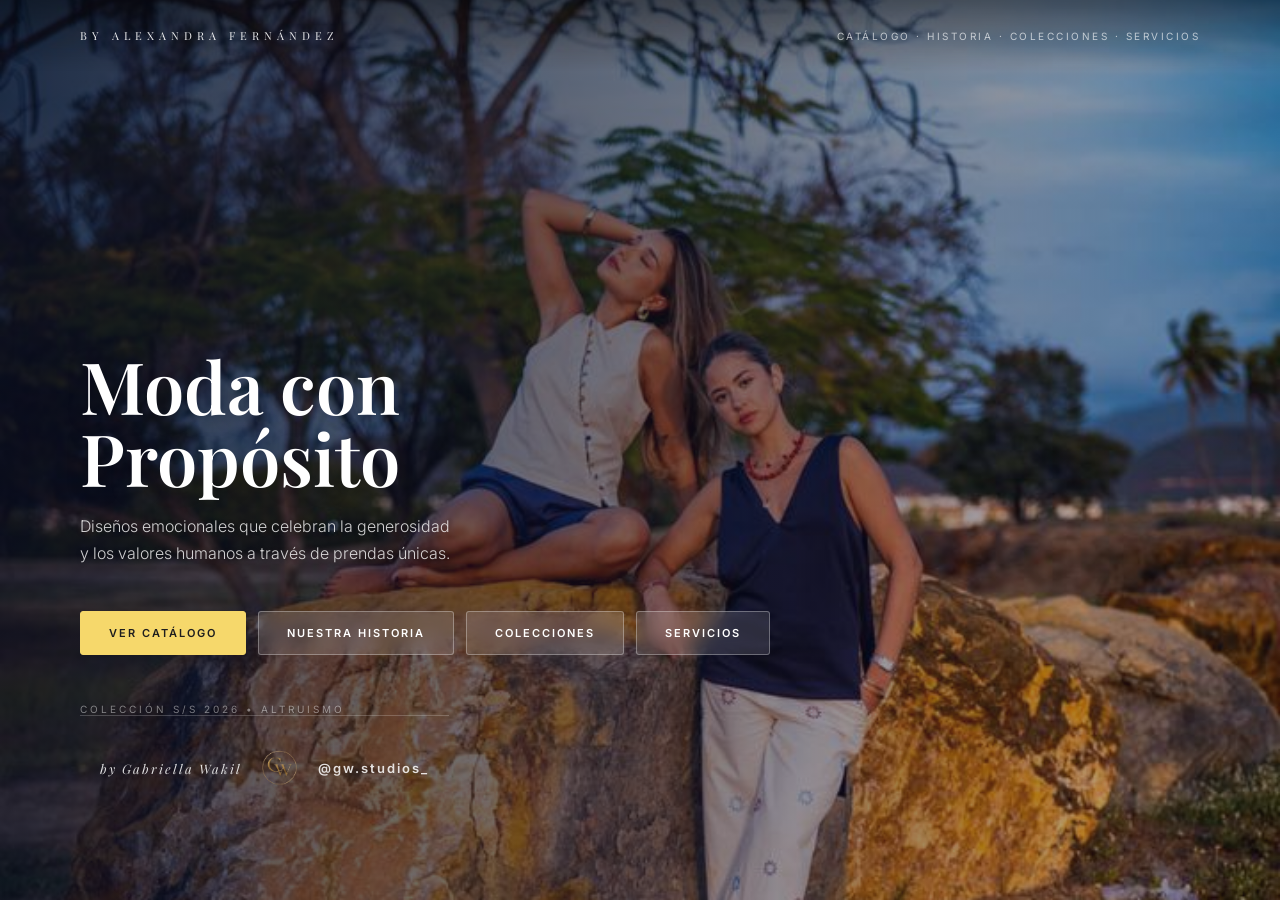
<file: index.html>
<!DOCTYPE html>
<html lang="es">
<head>
    <meta charset="UTF-8">
    <meta name="viewport" content="width=device-width, initial-scale=1.0">
    <title>By Alexandra Fernández - Home</title>
    
    <link rel="preconnect" href="https://fonts.googleapis.com">
    <link rel="preconnect" href="https://fonts.gstatic.com" crossorigin>
    <link href="https://fonts.googleapis.com/css2?family=Playfair+Display:wght@400;500;600;700&family=Inter:wght@300;400;500;600;700&display=swap" rel="stylesheet">

     <link rel="stylesheet" href="css/desktop.css">
    <link rel="stylesheet" href="css/home.css">
</head>
<body>

<div id="mobile-wrapper">
    <div id="mobile-content">
        
        <!-- HOME / BIENVENIDA -->
        <section class="home-section">
            
            <!-- Imagen de fondo -->
            <div class="home-background">
                <img src="images/home-background.jpeg" alt="By Alexandra Fernández" class="background-image">
                <div class="background-overlay"></div>
            </div>

            <!-- Contenido sobre la imagen -->
            <div class="home-content">
                <!-- Logo de la marca -->
                <div class="home-logo">
                    By Alexandra Fernández
                </div>

                <!-- Título principal -->
                <h1 class="home-title">Moda con Propósito</h1>
                
                <!-- Subtítulo / Descripción -->
                <p class="home-subtitle">
                    Diseños emocionales que celebran la generosidad y los valores humanos a través de prendas únicas.
                </p>

                <!-- Menú de navegación -->
                <nav class="home-menu">
                    <a href="catalogo.html" class="menu-btn primary">
                        Ver Catálogo
                    </a>
                    <a href="historia.html" class="menu-btn">
                        Nuestra Historia
                    </a>
                    <a href="colecciones.html" class="menu-btn">
                        Colecciones
                    </a>
                    <a href="servicios.html" class="menu-btn">
    Servicios
</a>
                </nav>

                <!-- Footer opcional -->
                <div class="home-footer">
                    <p class="season-badge">Colección S/S 2026 • ALTRUISMO</p>
                </div>

                            <!-- FOOTER CRÉDITOS -->
<footer class="footer-creditos">
    <p class="footer-by">by Gabriella Wakil</p>
    <img src="images/gw.png" alt="GW Studios" class="footer-logo">
    <p class="footer-handle">@gw.studios_</p>
</footer>
                
            </div>



        </section>

    </div>
</div>

</body>
</html>
</file>
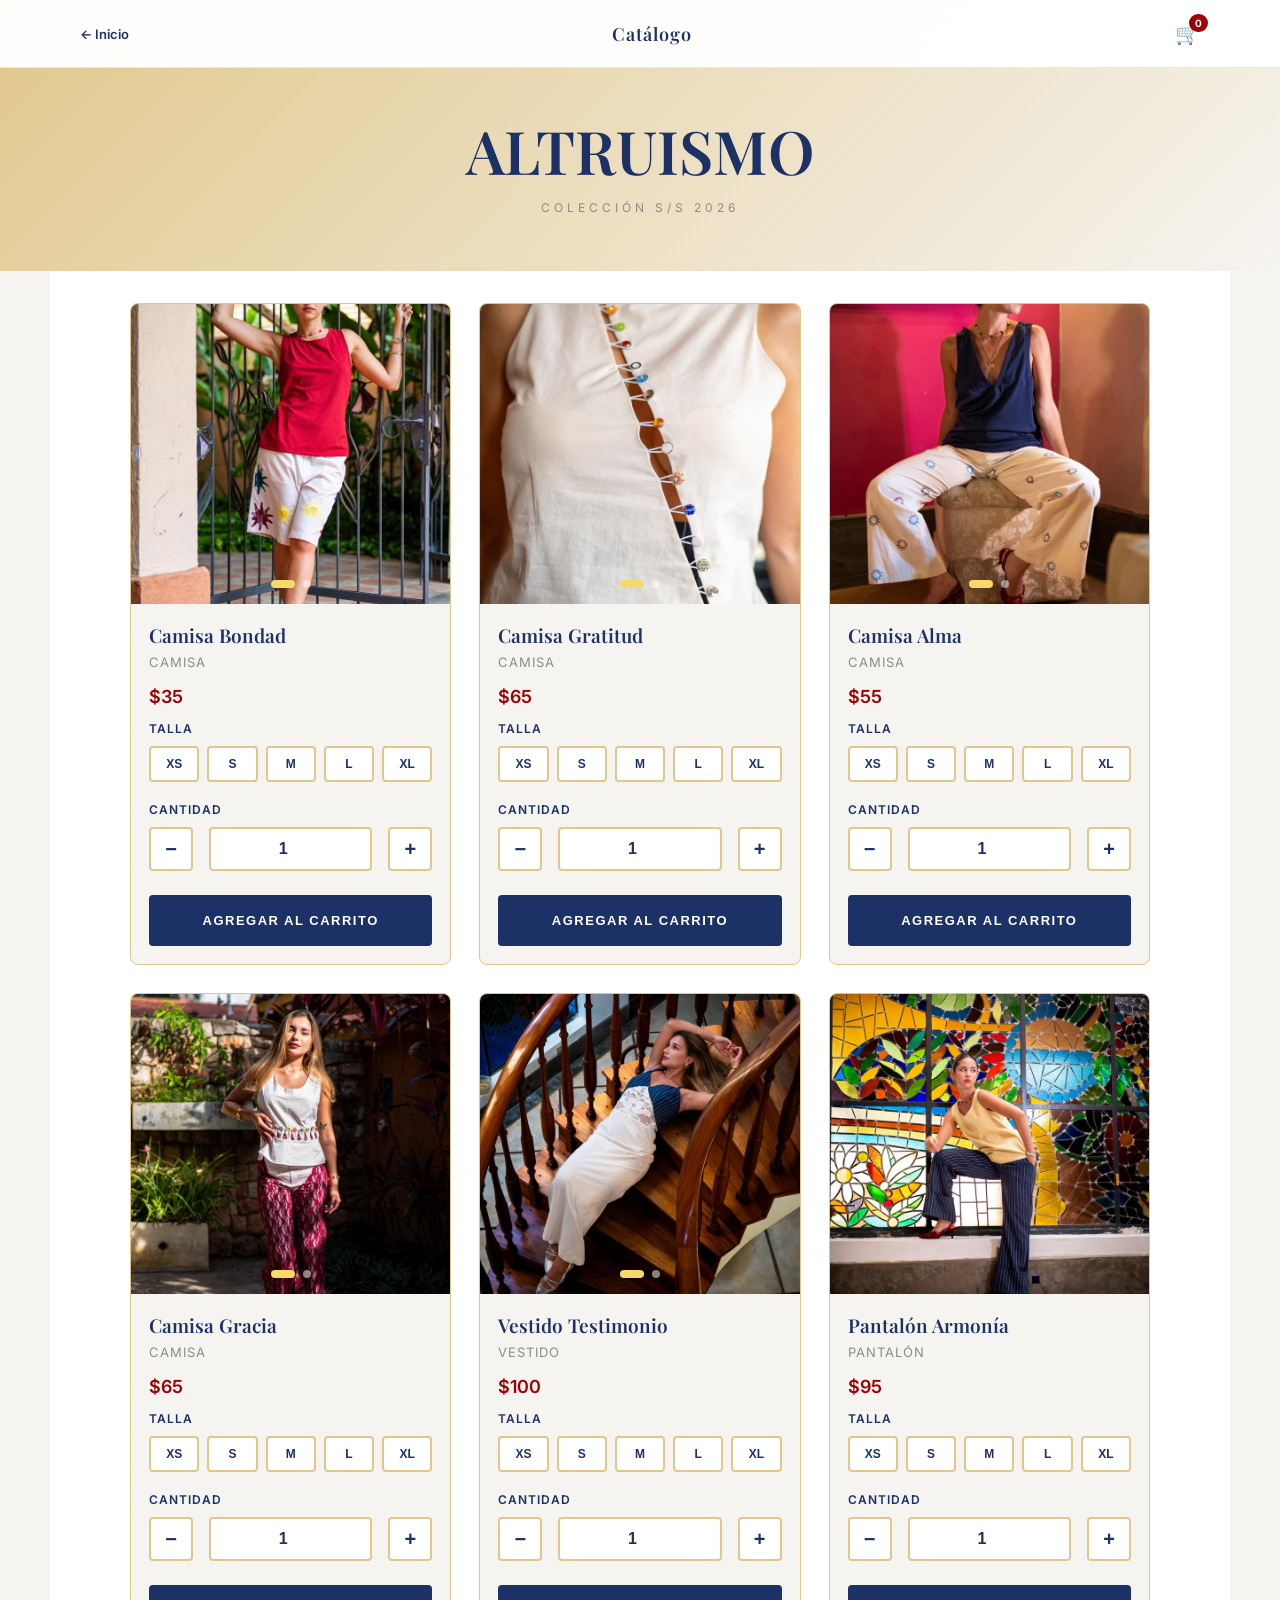
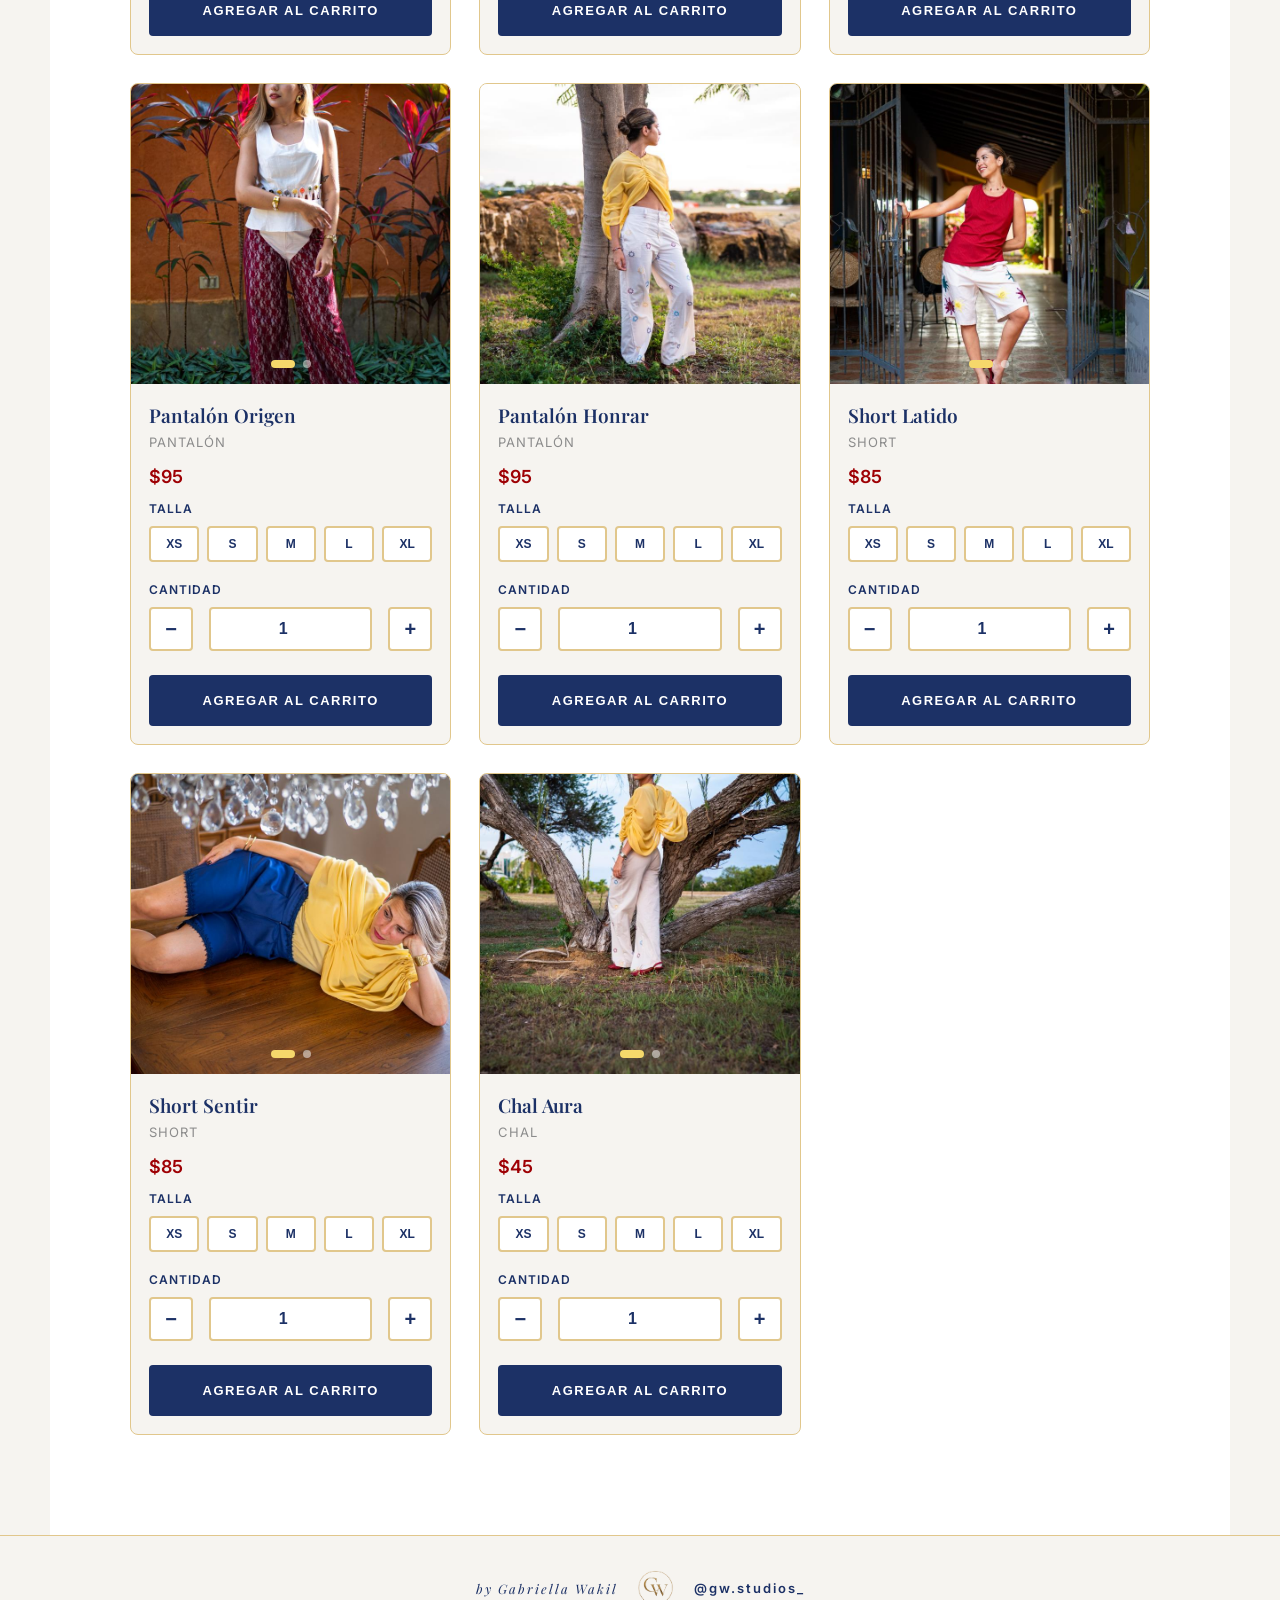
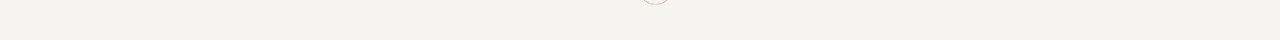
<file: catalogo.html>
<!DOCTYPE html>
<html lang="es">
<head>
    <meta charset="UTF-8">
    <meta name="viewport" content="width=device-width, initial-scale=1.0">
    <title>Catálogo - By Alexandra Fernández</title>
    
    <link rel="preconnect" href="https://fonts.googleapis.com">
    <link rel="preconnect" href="https://fonts.gstatic.com" crossorigin>
    <link href="https://fonts.googleapis.com/css2?family=Playfair+Display:wght@400;500;600;700&family=Inter:wght@300;400;500;600;700&display=swap" rel="stylesheet">
    
    <link rel="stylesheet" href="css/catalogo.css">
    <link rel="stylesheet" href="css/desktop.css">
</head>
<body>

<div id="mobile-wrapper">
    <div id="mobile-content">
        
        <!-- NAVEGACIÓN SUPERIOR -->
        <div class="nav-header">
            <a href="index.html" class="nav-back">← Inicio</a>
            <h2 class="nav-title">Catálogo</h2>
            <div class="nav-action" onclick="openCart()">
                🛒 <span class="cart-badge" id="cartBadge">0</span>
            </div>
        </div>

        <!-- HERO DEL CATÁLOGO -->
        <div class="catalog-hero">
            <h1 class="catalog-title">ALTRUISMO</h1>
            <p class="catalog-subtitle">Colección S/S 2026</p>
        </div>

        <!-- GRID DE PRODUCTOS -->
        <div class="products-grid" id="productsContainer">
            
            <!-- PRODUCTO 1: Camisa Bondad -->
            <article class="product-card" data-product="camisa-bondad" data-name="Camisa Bondad" data-price="35">
                <div class="product-images-gallery">
                    <div class="gallery-track">
                        <img src="images/camisa-bondad-1.jpeg" alt="Camisa Bondad - Vista 1" class="product-image">
                        <img src="images/camisa-bondad-2.jpeg" alt="Camisa Bondad - Vista 2" class="product-image">
                    </div>
                    <div class="gallery-dots">
                        <span class="dot active"></span>
                        <span class="dot"></span>
                    </div>
                </div>
                <div class="product-info">
                    <h3 class="product-name">Camisa Bondad</h3>
                    <p class="product-type">Camisa</p>
                    <p class="product-price">$35</p>
                    
                    <label class="option-label">Talla</label>
                    <div class="size-buttons">
                        <button class="size-btn" data-size="XS">XS</button>
                        <button class="size-btn" data-size="S">S</button>
                        <button class="size-btn" data-size="M">M</button>
                        <button class="size-btn" data-size="L">L</button>
                        <button class="size-btn" data-size="XL">XL</button>
                    </div>
                    
                    <label class="option-label">Cantidad</label>
                    <div class="quantity-controls">
                        <button class="qty-btn qty-minus">−</button>
                        <input type="number" class="qty-input" value="1" min="1" max="10" readonly>
                        <button class="qty-btn qty-plus">+</button>
                    </div>
                    
                    <button class="btn-add-cart">Agregar al Carrito</button>
                </div>
            </article>

            <!-- PRODUCTO 2: Camisa Gratitud -->
            <article class="product-card" data-product="camisa-gratitud" data-name="Camisa Gratitud" data-price="65">
                <div class="product-images-gallery">
                    <div class="gallery-track">
                        <img src="images/camisa-gratitud-1.jpeg" alt="Camisa Gratitud - Vista 1" class="product-image">
                        <img src="images/camisa-gratitud-2.jpeg" alt="Camisa Gratitud - Vista 2" class="product-image">
                    </div>
                    <div class="gallery-dots">
                        <span class="dot active"></span>
                        <span class="dot"></span>
                    </div>
                </div>
                <div class="product-info">
                    <h3 class="product-name">Camisa Gratitud</h3>
                    <p class="product-type">Camisa</p>
                    <p class="product-price">$65</p>
                    
                    <label class="option-label">Talla</label>
                    <div class="size-buttons">
                        <button class="size-btn" data-size="XS">XS</button>
                        <button class="size-btn" data-size="S">S</button>
                        <button class="size-btn" data-size="M">M</button>
                        <button class="size-btn" data-size="L">L</button>
                        <button class="size-btn" data-size="XL">XL</button>
                    </div>
                    
                    <label class="option-label">Cantidad</label>
                    <div class="quantity-controls">
                        <button class="qty-btn qty-minus">−</button>
                        <input type="number" class="qty-input" value="1" min="1" max="10" readonly>
                        <button class="qty-btn qty-plus">+</button>
                    </div>
                    
                    <button class="btn-add-cart">Agregar al Carrito</button>
                </div>
            </article>

            <!-- PRODUCTO 3: Camisa Alma -->
            <article class="product-card" data-product="camisa-alma" data-name="Camisa Alma" data-price="55">
                <div class="product-images-gallery">
                    <div class="gallery-track">
                        <img src="images/camisa-alma-1.jpeg" alt="Camisa Alma - Vista 1" class="product-image">
                        <img src="images/camisa-alma-2.jpeg" alt="Camisa Alma - Vista 2" class="product-image">
                    </div>
                    <div class="gallery-dots">
                        <span class="dot active"></span>
                        <span class="dot"></span>
                    </div>
                </div>
                <div class="product-info">
                    <h3 class="product-name">Camisa Alma</h3>
                    <p class="product-type">Camisa</p>
                    <p class="product-price">$55</p>
                    
                    <label class="option-label">Talla</label>
                    <div class="size-buttons">
                        <button class="size-btn" data-size="XS">XS</button>
                        <button class="size-btn" data-size="S">S</button>
                        <button class="size-btn" data-size="M">M</button>
                        <button class="size-btn" data-size="L">L</button>
                        <button class="size-btn" data-size="XL">XL</button>
                    </div>
                    
                    <label class="option-label">Cantidad</label>
                    <div class="quantity-controls">
                        <button class="qty-btn qty-minus">−</button>
                        <input type="number" class="qty-input" value="1" min="1" max="10" readonly>
                        <button class="qty-btn qty-plus">+</button>
                    </div>
                    
                    <button class="btn-add-cart">Agregar al Carrito</button>
                </div>
            </article>

            <!-- PRODUCTO 4: Camisa Gracia -->
            <article class="product-card" data-product="camisa-gracia" data-name="Camisa Gracia" data-price="65">
                <div class="product-images-gallery">
                    <div class="gallery-track">
                        <img src="images/camisa-gracia-1.jpeg" alt="Camisa Gracia - Vista 1" class="product-image">
                        <img src="images/camisa-gracia-2.jpeg" alt="Camisa Gracia - Vista 2" class="product-image">
                    </div>
                    <div class="gallery-dots">
                        <span class="dot active"></span>
                        <span class="dot"></span>
                    </div>
                </div>
                <div class="product-info">
                    <h3 class="product-name">Camisa Gracia</h3>
                    <p class="product-type">Camisa</p>
                    <p class="product-price">$65</p>
                    
                    <label class="option-label">Talla</label>
                    <div class="size-buttons">
                        <button class="size-btn" data-size="XS">XS</button>
                        <button class="size-btn" data-size="S">S</button>
                        <button class="size-btn" data-size="M">M</button>
                        <button class="size-btn" data-size="L">L</button>
                        <button class="size-btn" data-size="XL">XL</button>
                    </div>
                    
                    <label class="option-label">Cantidad</label>
                    <div class="quantity-controls">
                        <button class="qty-btn qty-minus">−</button>
                        <input type="number" class="qty-input" value="1" min="1" max="10" readonly>
                        <button class="qty-btn qty-plus">+</button>
                    </div>
                    
                    <button class="btn-add-cart">Agregar al Carrito</button>
                </div>
            </article>

            <!-- PRODUCTO 5: Vestido Testimonio -->
            <article class="product-card" data-product="vestido-testimonio" data-name="Vestido Testimonio" data-price="100">
                <div class="product-images-gallery">
                    <div class="gallery-track">
                        <img src="images/vestido-testimonio-1.jpeg" alt="Vestido Testimonio - Vista 1" class="product-image">
                        <img src="images/vestido-testimonio-2.jpeg" alt="Vestido Testimonio - Vista 2" class="product-image">
                    </div>
                    <div class="gallery-dots">
                        <span class="dot active"></span>
                        <span class="dot"></span>
                    </div>
                </div>
                <div class="product-info">
                    <h3 class="product-name">Vestido Testimonio</h3>
                    <p class="product-type">Vestido</p>
                    <p class="product-price">$100</p>
                    
                    <label class="option-label">Talla</label>
                    <div class="size-buttons">
                        <button class="size-btn" data-size="XS">XS</button>
                        <button class="size-btn" data-size="S">S</button>
                        <button class="size-btn" data-size="M">M</button>
                        <button class="size-btn" data-size="L">L</button>
                        <button class="size-btn" data-size="XL">XL</button>
                    </div>
                    
                    <label class="option-label">Cantidad</label>
                    <div class="quantity-controls">
                        <button class="qty-btn qty-minus">−</button>
                        <input type="number" class="qty-input" value="1" min="1" max="10" readonly>
                        <button class="qty-btn qty-plus">+</button>
                    </div>
                    
                    <button class="btn-add-cart">Agregar al Carrito</button>
                </div>
            </article>

            <!-- PRODUCTO 6: Pantalón Armonía -->
            <article class="product-card" data-product="pantalon-armonia" data-name="Pantalón Armonía" data-price="95">
                <div class="product-images-gallery single-image">
                    <div class="gallery-track">
                        <img src="images/pantalon-armonia-1.jpeg" alt="Pantalón Armonía" class="product-image">
                    </div>
                </div>
                <div class="product-info">
                    <h3 class="product-name">Pantalón Armonía</h3>
                    <p class="product-type">Pantalón</p>
                    <p class="product-price">$95</p>
                    
                    <label class="option-label">Talla</label>
                    <div class="size-buttons">
                        <button class="size-btn" data-size="XS">XS</button>
                        <button class="size-btn" data-size="S">S</button>
                        <button class="size-btn" data-size="M">M</button>
                        <button class="size-btn" data-size="L">L</button>
                        <button class="size-btn" data-size="XL">XL</button>
                    </div>
                    
                    <label class="option-label">Cantidad</label>
                    <div class="quantity-controls">
                        <button class="qty-btn qty-minus">−</button>
                        <input type="number" class="qty-input" value="1" min="1" max="10" readonly>
                        <button class="qty-btn qty-plus">+</button>
                    </div>
                    
                    <button class="btn-add-cart">Agregar al Carrito</button>
                </div>
            </article>

            <!-- PRODUCTO 7: Pantalón Origen -->
            <article class="product-card" data-product="pantalon-origen" data-name="Pantalón Origen" data-price="95">
                <div class="product-images-gallery">
                    <div class="gallery-track">
                        <img src="images/pantalon-origen-1.jpeg" alt="Pantalón Origen - Vista 1" class="product-image">
                        <img src="images/pantalon-origen-2.jpeg" alt="Pantalón Origen - Vista 2" class="product-image">
                    </div>
                    <div class="gallery-dots">
                        <span class="dot active"></span>
                        <span class="dot"></span>
                    </div>
                </div>
                <div class="product-info">
                    <h3 class="product-name">Pantalón Origen</h3>
                    <p class="product-type">Pantalón</p>
                    <p class="product-price">$95</p>
                    
                    <label class="option-label">Talla</label>
                    <div class="size-buttons">
                        <button class="size-btn" data-size="XS">XS</button>
                        <button class="size-btn" data-size="S">S</button>
                        <button class="size-btn" data-size="M">M</button>
                        <button class="size-btn" data-size="L">L</button>
                        <button class="size-btn" data-size="XL">XL</button>
                    </div>
                    
                    <label class="option-label">Cantidad</label>
                    <div class="quantity-controls">
                        <button class="qty-btn qty-minus">−</button>
                        <input type="number" class="qty-input" value="1" min="1" max="10" readonly>
                        <button class="qty-btn qty-plus">+</button>
                    </div>
                    
                    <button class="btn-add-cart">Agregar al Carrito</button>
                </div>
            </article>

            <!-- PRODUCTO 8: Pantalón Honrar -->
            <article class="product-card" data-product="pantalon-honrar" data-name="Pantalón Honrar" data-price="95">
                <div class="product-images-gallery single-image">
                    <div class="gallery-track">
                        <img src="images/pantalon-honrar-1.jpeg" alt="Pantalón Honrar" class="product-image">
                    </div>
                </div>
                <div class="product-info">
                    <h3 class="product-name">Pantalón Honrar</h3>
                    <p class="product-type">Pantalón</p>
                    <p class="product-price">$95</p>
                    
                    <label class="option-label">Talla</label>
                    <div class="size-buttons">
                        <button class="size-btn" data-size="XS">XS</button>
                        <button class="size-btn" data-size="S">S</button>
                        <button class="size-btn" data-size="M">M</button>
                        <button class="size-btn" data-size="L">L</button>
                        <button class="size-btn" data-size="XL">XL</button>
                    </div>
                    
                    <label class="option-label">Cantidad</label>
                    <div class="quantity-controls">
                        <button class="qty-btn qty-minus">−</button>
                        <input type="number" class="qty-input" value="1" min="1" max="10" readonly>
                        <button class="qty-btn qty-plus">+</button>
                    </div>
                    
                    <button class="btn-add-cart">Agregar al Carrito</button>
                </div>
            </article>

            <!-- PRODUCTO 9: Short Latido -->
            <article class="product-card" data-product="short-latido" data-name="Short Latido" data-price="85">
                <div class="product-images-gallery">
                    <div class="gallery-track">
                        <img src="images/short-latido-1.jpeg" alt="Short Latido - Vista 1" class="product-image">
                        <img src="images/short-latido-2.jpeg" alt="Short Latido - Vista 2" class="product-image">
                    </div>
                    <div class="gallery-dots">
                        <span class="dot active"></span>
                        <span class="dot"></span>
                    </div>
                </div>
                <div class="product-info">
                    <h3 class="product-name">Short Latido</h3>
                    <p class="product-type">Short</p>
                    <p class="product-price">$85</p>
                    
                    <label class="option-label">Talla</label>
                    <div class="size-buttons">
                        <button class="size-btn" data-size="XS">XS</button>
                        <button class="size-btn" data-size="S">S</button>
                        <button class="size-btn" data-size="M">M</button>
                        <button class="size-btn" data-size="L">L</button>
                        <button class="size-btn" data-size="XL">XL</button>
                    </div>
                    
                    <label class="option-label">Cantidad</label>
                    <div class="quantity-controls">
                        <button class="qty-btn qty-minus">−</button>
                        <input type="number" class="qty-input" value="1" min="1" max="10" readonly>
                        <button class="qty-btn qty-plus">+</button>
                    </div>
                    
                    <button class="btn-add-cart">Agregar al Carrito</button>
                </div>
            </article>

            <!-- PRODUCTO 10: Short Sentir -->
            <article class="product-card" data-product="short-sentir" data-name="Short Sentir" data-price="85">
                <div class="product-images-gallery">
                    <div class="gallery-track">
                        <img src="images/short-sentir-1.jpeg" alt="Short Sentir - Vista 1" class="product-image">
                        <img src="images/short-sentir-2.jpeg" alt="Short Sentir - Vista 2" class="product-image">
                    </div>
                    <div class="gallery-dots">
                        <span class="dot active"></span>
                        <span class="dot"></span>
                    </div>
                </div>
                <div class="product-info">
                    <h3 class="product-name">Short Sentir</h3>
                    <p class="product-type">Short</p>
                    <p class="product-price">$85</p>
                    
                    <label class="option-label">Talla</label>
                    <div class="size-buttons">
                        <button class="size-btn" data-size="XS">XS</button>
                        <button class="size-btn" data-size="S">S</button>
                        <button class="size-btn" data-size="M">M</button>
                        <button class="size-btn" data-size="L">L</button>
                        <button class="size-btn" data-size="XL">XL</button>
                    </div>
                    
                    <label class="option-label">Cantidad</label>
                    <div class="quantity-controls">
                        <button class="qty-btn qty-minus">−</button>
                        <input type="number" class="qty-input" value="1" min="1" max="10" readonly>
                        <button class="qty-btn qty-plus">+</button>
                    </div>
                    
                    <button class="btn-add-cart">Agregar al Carrito</button>
                </div>
            </article>

            <!-- PRODUCTO 11: Chal Aura -->
            <article class="product-card" data-product="chal-aura" data-name="Chal Aura" data-price="45">
                <div class="product-images-gallery">
                    <div class="gallery-track">
                        <img src="images/chal-aura-1.jpeg" alt="Chal Aura - Vista 1" class="product-image">
                        <img src="images/chal-aura-2.jpeg" alt="Chal Aura - Vista 2" class="product-image">
                    </div>
                    <div class="gallery-dots">
                        <span class="dot active"></span>
                        <span class="dot"></span>
                    </div>
                </div>
                <div class="product-info">
                    <h3 class="product-name">Chal Aura</h3>
                    <p class="product-type">Chal</p>
                    <p class="product-price">$45</p>
                    
                    <label class="option-label">Talla</label>
                    <div class="size-buttons">
                        <button class="size-btn" data-size="XS">XS</button>
                        <button class="size-btn" data-size="S">S</button>
                        <button class="size-btn" data-size="M">M</button>
                        <button class="size-btn" data-size="L">L</button>
                        <button class="size-btn" data-size="XL">XL</button>
                    </div>
                    
                    <label class="option-label">Cantidad</label>
                    <div class="quantity-controls">
                        <button class="qty-btn qty-minus">−</button>
                        <input type="number" class="qty-input" value="1" min="1" max="10" readonly>
                        <button class="qty-btn qty-plus">+</button>
                    </div>
                    
                    <button class="btn-add-cart">Agregar al Carrito</button>
                </div>
            </article>

        </div>

        <!-- MODAL DEL CARRITO -->
        <div class="cart-modal" id="cartModal">
            <div class="cart-overlay" onclick="closeCart()"></div>
            <div class="cart-content">
                <div class="cart-header">
                    <h2 class="cart-title">Tu Carrito</h2>
                    <button class="cart-close" onclick="closeCart()">✕</button>
                </div>
                
                <div class="cart-body" id="cartBody">
                    <div class="cart-empty" id="cartEmpty">
                        <p>Tu carrito está vacío</p>
                    </div>
                </div>
                
                <div class="cart-footer" id="cartFooter" style="display: none;">
                    <div class="cart-total">
                        <span class="total-label">Total</span>
                        <span class="total-amount" id="cartTotal">$0</span>
                    </div>
                    <a href="checkout.html" class="btn-checkout">Ir a Checkout</a>
                </div>
            </div>
        </div>

         <!-- FOOTER CRÉDITOS -->
<footer class="footer-creditos">
    <p class="footer-by">by Gabriella Wakil</p>
    <img src="images/gw.png" alt="GW Studios" class="footer-logo">
    <p class="footer-handle">@gw.studios_</p>
</footer>

    </div>
</div>

<script src="js/catalogo.js"></script>

</body>
</html>
</file>
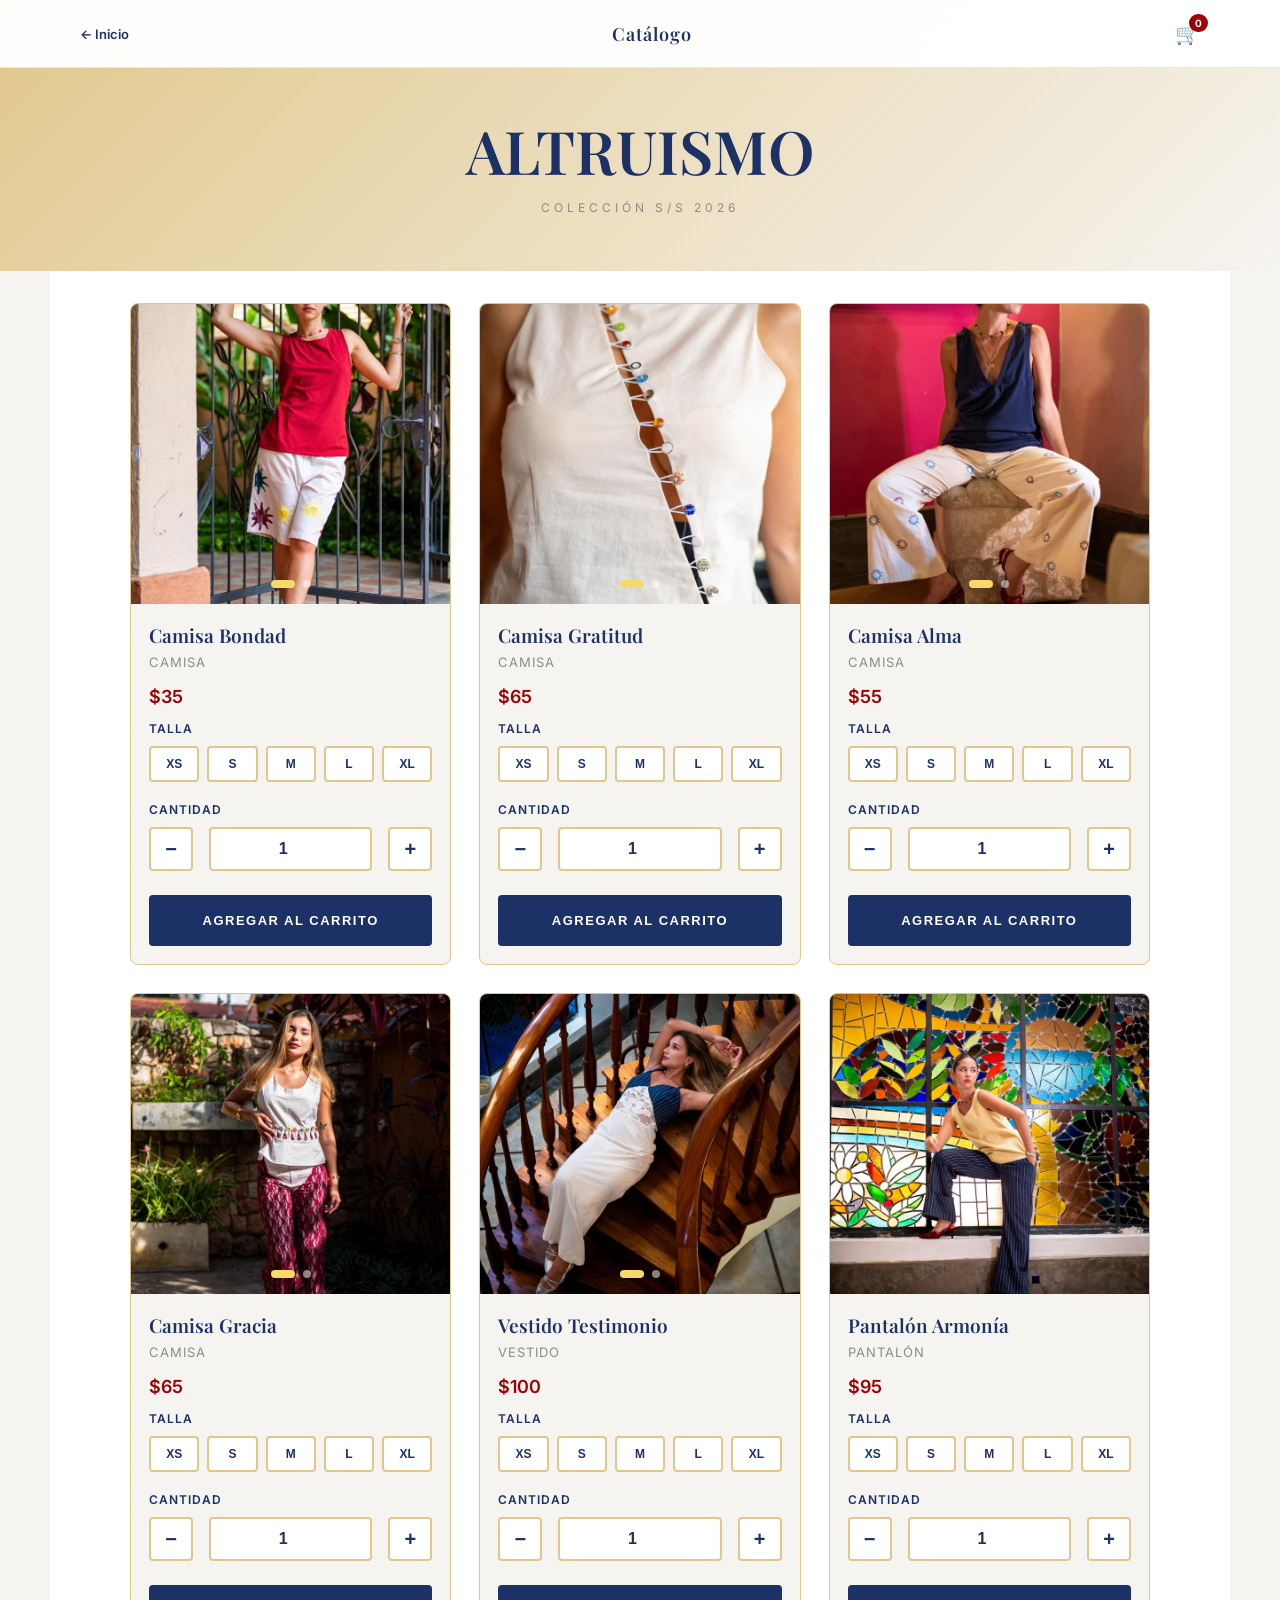
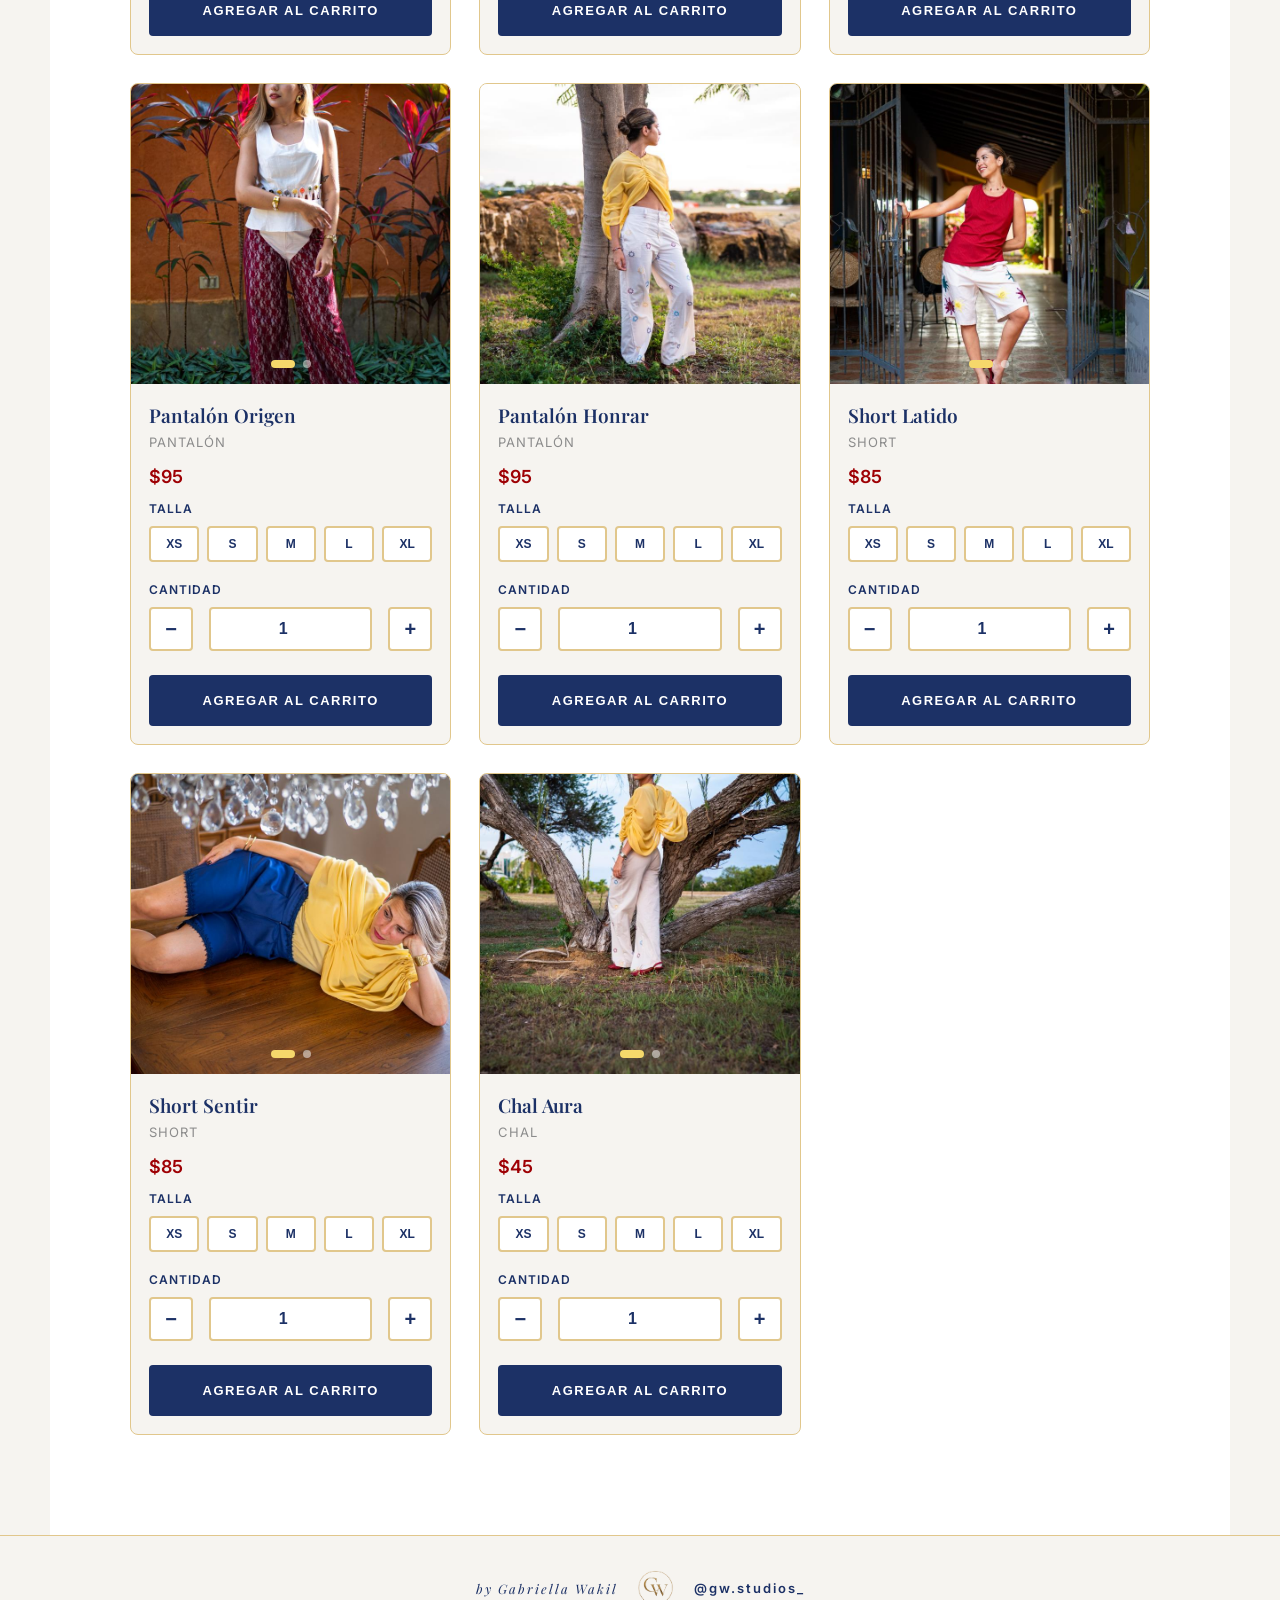
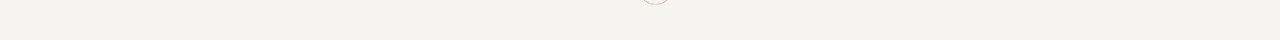
<file: checkout.html>
<!DOCTYPE html>
<html lang="es">
<head>
    <meta charset="UTF-8">
    <meta name="viewport" content="width=device-width, initial-scale=1.0">
    <title>Checkout - By Alexandra Fernández</title>
    
    <link rel="preconnect" href="https://fonts.googleapis.com">
    <link rel="preconnect" href="https://fonts.gstatic.com" crossorigin>
    <link href="https://fonts.googleapis.com/css2?family=Playfair+Display:wght@400;500;600;700&family=Inter:wght@300;400;500;600;700&display=swap" rel="stylesheet">
    
    <link rel="stylesheet" href="css/checkout.css">
     <link rel="stylesheet" href="js/checkout.js">
    <link rel="stylesheet" href="css/desktop.css">
</head>
<body>

<div id="mobile-wrapper">
    <div id="mobile-content">
        
        <!-- NAVEGACIÓN -->
        <div class="nav-header">
            <a href="catalogo.html" class="nav-back">← Volver</a>
            <h2 class="nav-title">Checkout</h2>
            <div></div>
        </div>

        <!-- CONTENIDO DEL CHECKOUT -->
        <div class="checkout-container">
            
            <!-- RESUMEN DEL PEDIDO -->
            <div class="order-summary">
                <h3 class="section-title">Resumen del Pedido</h3>
                <div id="orderSummary" class="summary-items"></div>
                <div class="summary-total">
                    <span class="total-label">Total</span>
                    <span class="total-amount" id="orderTotal">$0</span>
                </div>
            </div>

            <!-- FORMULARIO DE DATOS -->
            <form class="checkout-form" id="checkoutForm">
                
                <!-- DATOS PERSONALES -->
                <div class="form-section">
                    <h3 class="section-title">Datos Personales</h3>
                    
                    <div class="form-group">
                        <label class="form-label">Nombre *</label>
                        <input type="text" id="firstName" class="form-input" placeholder="Tu nombre" required>
                    </div>
                    
                    <div class="form-group">
                        <label class="form-label">Apellido *</label>
                        <input type="text" id="lastName" class="form-input" placeholder="Tu apellido" required>
                    </div>
                </div>

                <!-- MÉTODO DE PAGO -->
                <div class="form-section">
                    <h3 class="section-title">Método de Pago</h3>
                    
                    <div class="payment-options">
                        <label class="payment-option">
                            <input type="radio" name="payment" value="efectivo" checked>
                            <div class="option-content">
                                <span class="option-icon">💵</span>
                                <span class="option-text">Efectivo</span>
                            </div>
                        </label>

                        <label class="payment-option">
                            <input type="radio" name="payment" value="transferencia">
                            <div class="option-content">
                                <span class="option-icon">🏦</span>
                                <span class="option-text">Transferencia</span>
                            </div>
                        </label>

                        
                    </div>
                </div>

                <!-- MÉTODO DE ENTREGA -->
                <div class="form-section">
                    <h3 class="section-title">Método de Entrega</h3>
                    
                    <div class="delivery-options">
                        <label class="delivery-option">
                            <input type="radio" name="delivery" value="pickup" id="deliveryPickup" checked>
                            <div class="option-content">
                                <span class="option-icon">🏬</span>
                                <div class="option-text">
                                    <span class="option-name">Recoger en Tienda</span>
                                    <span class="option-desc">Disponible en 24 horas</span>
                                </div>
                            </div>
                        </label>

                        <label class="delivery-option">
                            <input type="radio" name="delivery" value="delivery" id="deliveryHome">
                            <div class="option-content">
                                <span class="option-icon">🚚</span>
                                <div class="option-text">
                                    <span class="option-name">Envío a Domicilio</span>
                                    <span class="option-desc">Entrega en 3-5 días hábiles</span>
                                </div>
                            </div>
                        </label>
                    </div>

                    <!-- DIRECCIÓN (solo si es delivery) -->
                    <div class="form-group" id="addressField" style="display: none;">
                        <label class="form-label">Dirección de Entrega *</label>
                        <textarea id="address" class="form-textarea" placeholder="Calle, número, apartamento, barrio, ciudad..." rows="3"></textarea>
                    </div>
                </div>

                <!-- BOTÓN FINAL -->
                <button type="submit" class="btn-submit">
    <span class="btn-icon">💬</span>
    Finalizar Compra por WhatsApp
</button>

            </form>

        </div>

    </div>
</div>

<script src="js/checkout.js"></script>

</body>
</html>
</file>
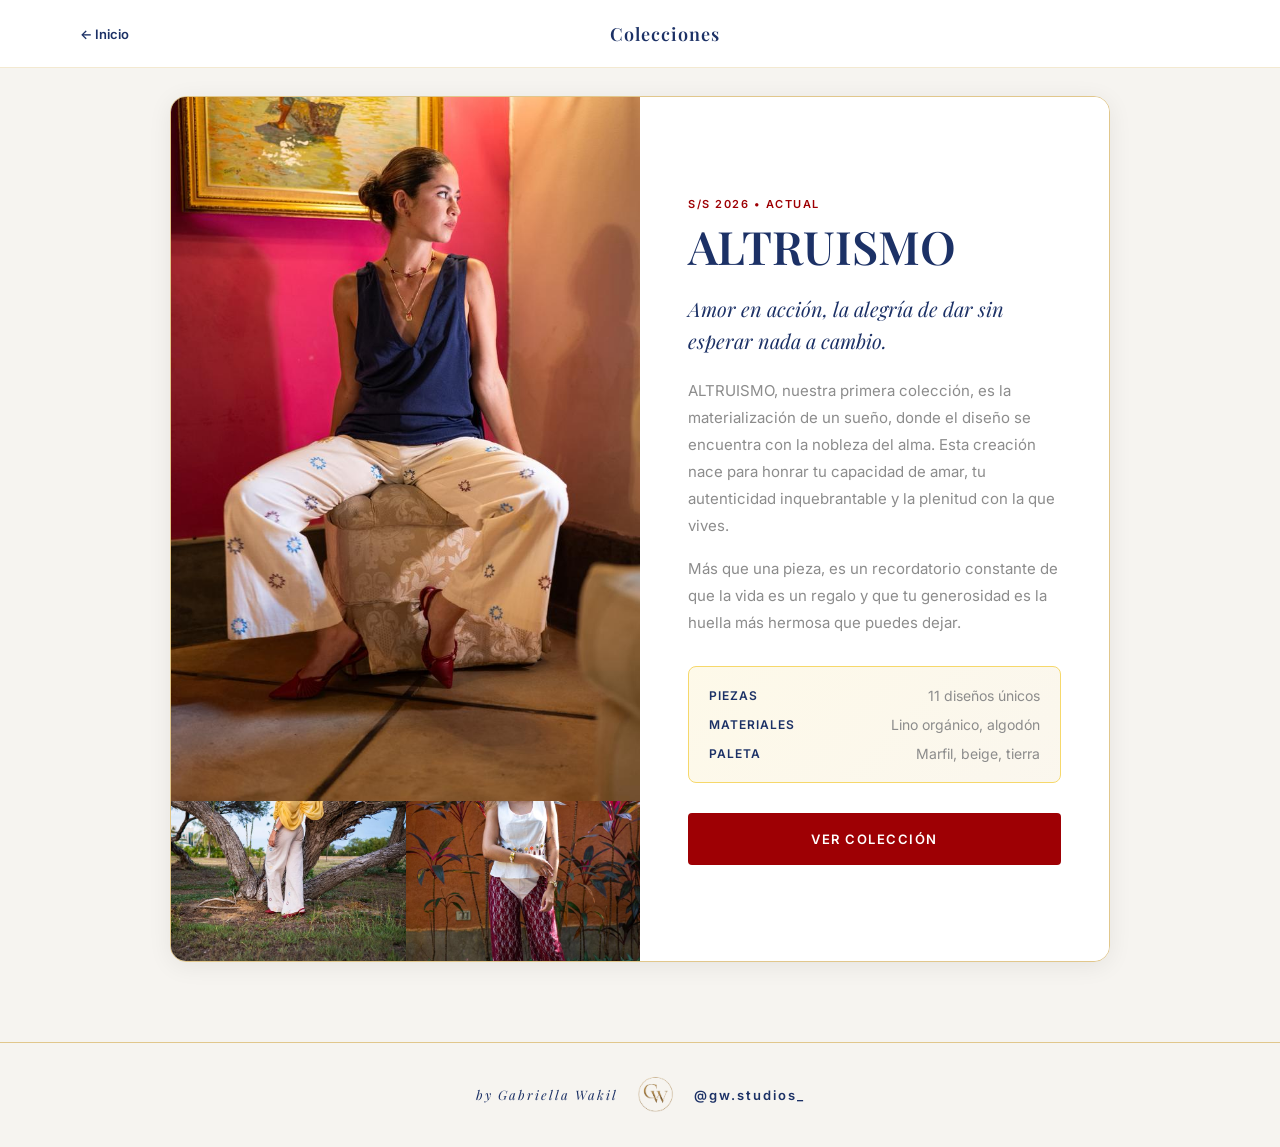
<file: colecciones.html>
<!DOCTYPE html>
<html lang="es">
<head>
    <meta charset="UTF-8">
    <meta name="viewport" content="width=device-width, initial-scale=1.0">
    <title>Colecciones - By Alexandra Fernández</title>
    
    <link rel="preconnect" href="https://fonts.googleapis.com">
    <link rel="preconnect" href="https://fonts.gstatic.com" crossorigin>
    <link href="https://fonts.googleapis.com/css2?family=Playfair+Display:wght@400;500;600;700&family=Inter:wght@300;400;500;600;700&display=swap" rel="stylesheet">
    
    <link rel="stylesheet" href="css/colecciones.css">
    <link rel="stylesheet" href="css/desktop.css">
</head>
<body>

<div id="mobile-wrapper">
    <div id="mobile-content">
        
        <!-- NAVEGACIÓN -->
        <div class="nav-header">
            <a href="index.html" class="nav-back">← Inicio</a>
            <h2 class="nav-title">Colecciones</h2>
            <div></div>
        </div>

        <!-- CONTENIDO -->
        <div class="colecciones-container">
            
            <!-- COLECCIÓN 1: ALTRUISMO S/S 2026 -->
            <article class="coleccion-card">
                <div class="coleccion-images">
                    <img src="images/camisa-alma-1.jpeg" alt="ALTRUISMO" class="coleccion-image main">
                    <div class="coleccion-gallery">
                        <img src="images/chal-aura-1.jpeg" alt="Detalle 1" class="gallery-image">
                        <img src="images/pantalon-origen-1.jpeg" alt="Detalle 2" class="gallery-image">
                    </div>
                </div>
                
                <div class="coleccion-content">
                    <div class="coleccion-header">
                        <span class="coleccion-season">S/S 2026 • Actual</span>
                        <h2 class="coleccion-title">ALTRUISMO</h2>
                    </div>
                    
                    <div class="coleccion-description">
                        <p class="description-lead">
                            Amor en acción, la alegría de dar sin esperar nada a cambio.
                        </p>
                        <p class="description-text">
                            ALTRUISMO, nuestra primera colección, es la materialización de un sueño, donde el diseño se encuentra con la nobleza del alma. Esta creación nace para honrar tu capacidad de amar, tu autenticidad inquebrantable y la plenitud con la que vives.
                        </p>
                        <p class="description-text">
                            Más que una pieza, es un recordatorio constante de que la vida es un regalo y que tu generosidad es la huella más hermosa que puedes dejar.
                        </p>
                        
                        <div class="coleccion-details">
                            <div class="detail-item">
                                <span class="detail-label">Piezas</span>
                                <span class="detail-value">11 diseños únicos</span>
                            </div>
                            <div class="detail-item">
                                <span class="detail-label">Materiales</span>
                                <span class="detail-value">Lino orgánico, algodón</span>
                            </div>
                            <div class="detail-item">
                                <span class="detail-label">Paleta</span>
                                <span class="detail-value">Marfil, beige, tierra</span>
                            </div>
                        </div>
                    </div>
                    
                    <a href="catalogo.html" class="btn-coleccion">Ver Colección</a>
                </div>
            </article>

            <!-- COLECCIÓN 2: ESENCIA F/W 2025 
            <article class="coleccion-card">
                <div class="coleccion-images">
                    <img src="https://images.unsplash.com/photo-1515886657613-9f3515b0c78f?q=80&w=800" alt="ESENCIA" class="coleccion-image main">
                    <div class="coleccion-gallery">
                        <img src="https://images.unsplash.com/photo-1539533018447-63fcce2678e3?q=80&w=400" alt="Detalle 1" class="gallery-image">
                        <img src="https://images.unsplash.com/photo-1617127365659-c47fa864d8bc?q=80&w=400" alt="Detalle 2" class="gallery-image">
                    </div>
                </div>
                
                <div class="coleccion-content">
                    <div class="coleccion-header">
                        <span class="coleccion-season">F/W 2025 • Archivo</span>
                        <h2 class="coleccion-title">ESENCIA</h2>
                    </div>
                    
                    <div class="coleccion-description">
                        <p class="description-lead">
                            Una exploración de lo que nos define en lo más profundo.
                        </p>
                        <p class="description-text">
                            Esencia fue nuestra primera colección de otoño-invierno, inspirada en la búsqueda de autenticidad en un mundo de apariencias. Cada pieza invita a la introspección y la conexión con uno mismo.
                        </p>
                        <p class="description-text">
                            Utilizamos lana merino sostenible y cachemira reciclada en tonos profundos de bosque, carbón y vino. Las siluetas envolventes ofrecen refugio y confort sin sacrificar elegancia.
                        </p>
                        
                        <div class="coleccion-details">
                            <div class="detail-item">
                                <span class="detail-label">Piezas</span>
                                <span class="detail-value">14 diseños</span>
                            </div>
                            <div class="detail-item">
                                <span class="detail-label">Materiales</span>
                                <span class="detail-value">Lana merino, cachemira</span>
                            </div>
                            <div class="detail-item">
                                <span class="detail-label">Paleta</span>
                                <span class="detail-value">Bosque, carbón, vino</span>
                            </div>
                        </div>
                    </div>
                    
                    <button class="btn-coleccion disabled" disabled>Colección Agotada</button>
                </div>
            </article>-->

            <!-- COLECCIÓN 3: RENACIMIENTO S/S 2025 
            <article class="coleccion-card">
                <div class="coleccion-images">
                    <img src="https://images.unsplash.com/photo-1529139574466-a303027c1d8b?q=80&w=800" alt="RENACIMIENTO" class="coleccion-image main">
                    <div class="coleccion-gallery">
                        <img src="https://images.unsplash.com/photo-1558769132-cb1aea3c0621?q=80&w=400" alt="Detalle 1" class="gallery-image">
                        <img src="https://images.unsplash.com/photo-1583496661160-fb5886a0aaaa?q=80&w=400" alt="Detalle 2" class="gallery-image">
                    </div>
                </div>
                
                <div class="coleccion-content">
                    <div class="coleccion-header">
                        <span class="coleccion-season">S/S 2025 • Archivo</span>
                        <h2 class="coleccion-title">RENACIMIENTO</h2>
                    </div>
                    
                    <div class="coleccion-description">
                        <p class="description-lead">
                            Celebrando nuevos comienzos y transformaciones personales.
                        </p>
                        <p class="description-text">
                            Renacimiento captura la energía de la primavera y el poder de reinventarse. Esta colección emergió durante tiempos de cambio global, ofreciendo esperanza y optimismo a través del diseño.
                        </p>
                        <p class="description-text">
                            Tonos vibrantes de coral, lavanda y menta se combinan con siluetas fluidas en seda orgánica y lyocell. Cada pieza respira ligereza y movimiento, perfecta para aquellos que abrazan la transformación.
                        </p>
                        
                        <div class="coleccion-details">
                            <div class="detail-item">
                                <span class="detail-label">Piezas</span>
                                <span class="detail-value">12 diseños</span>
                            </div>
                            <div class="detail-item">
                                <span class="detail-label">Materiales</span>
                                <span class="detail-value">Seda orgánica, lyocell</span>
                            </div>
                            <div class="detail-item">
                                <span class="detail-label">Paleta</span>
                                <span class="detail-value">Coral, lavanda, menta</span>
                            </div>
                        </div>
                    </div>
                    
                    <button class="btn-coleccion disabled" disabled>Colección Agotada</button>
                </div>
            </article>-->

        </div>

         <!-- FOOTER CRÉDITOS -->
<footer class="footer-creditos">
    <p class="footer-by">by Gabriella Wakil</p>
    <img src="images/gw.png" alt="GW Studios" class="footer-logo">
    <p class="footer-handle">@gw.studios_</p>
</footer>

    </div>
</div>

</body>
</html>
</file>
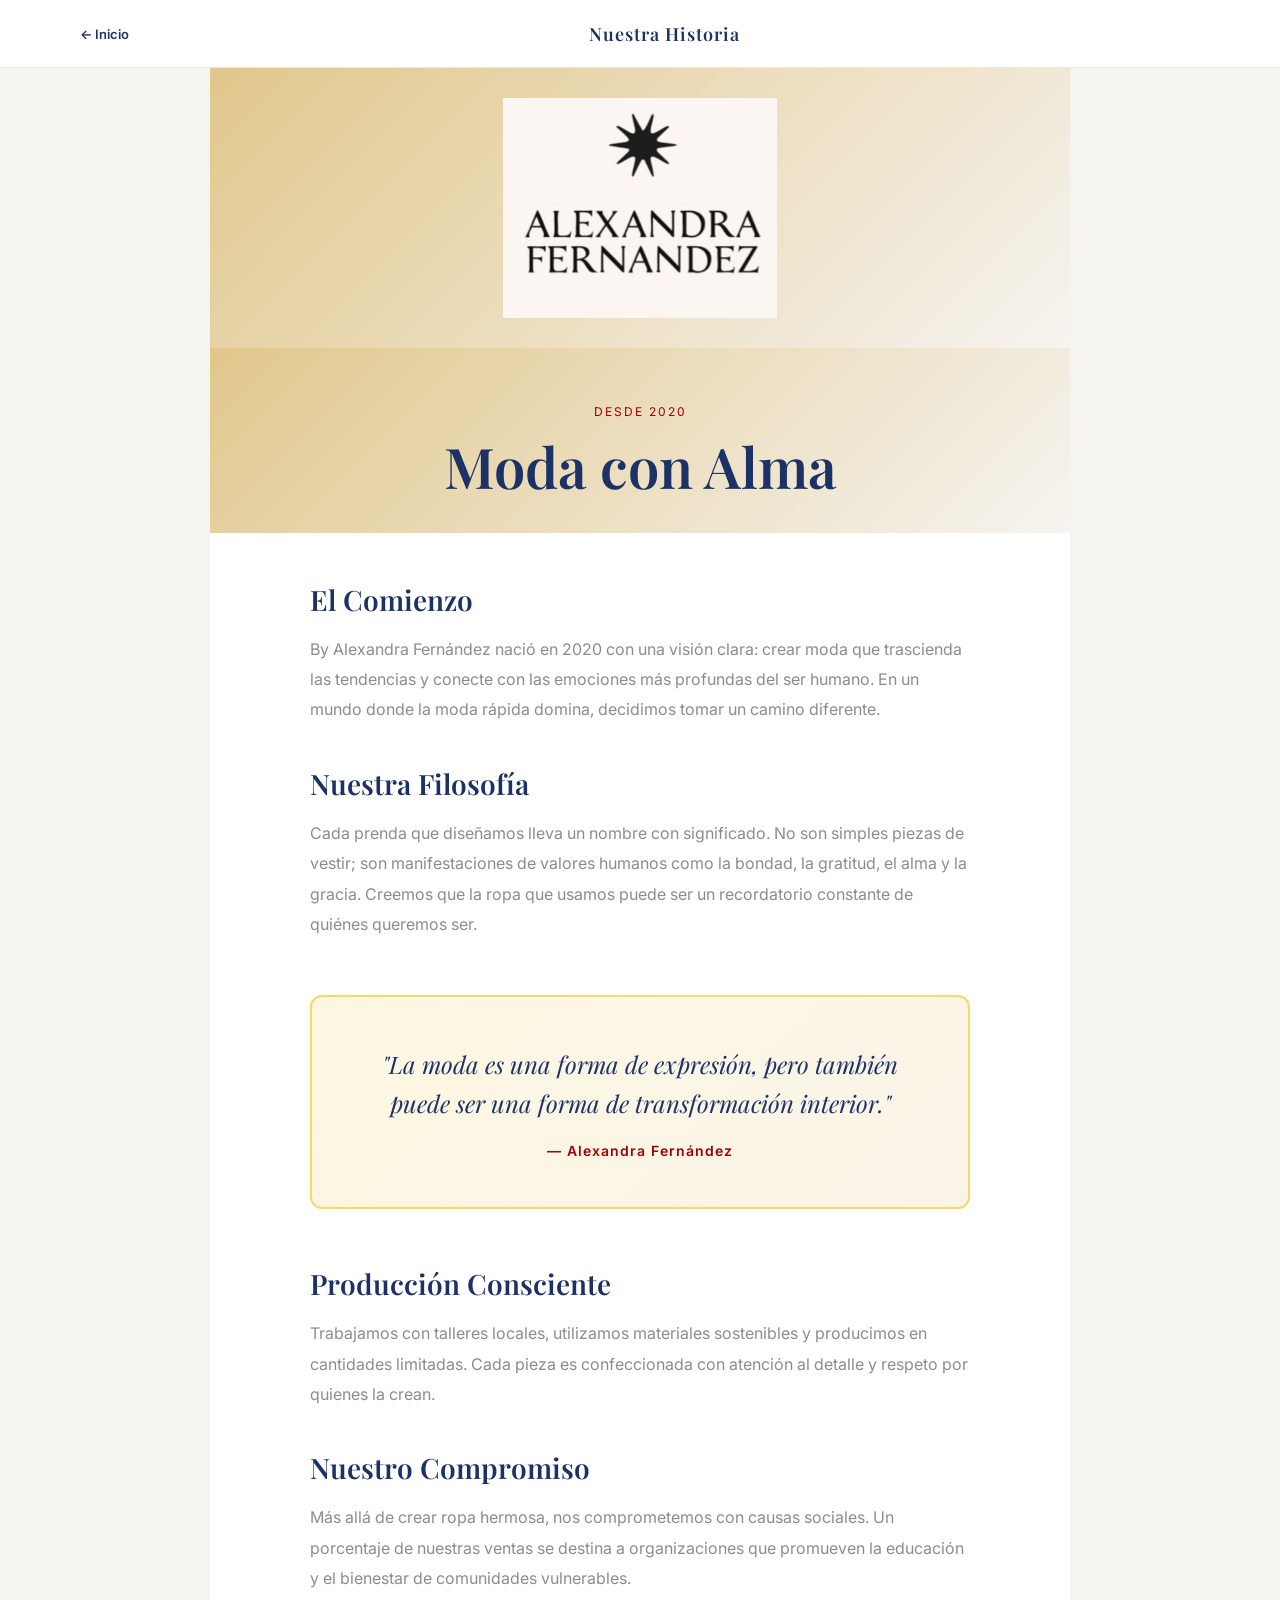
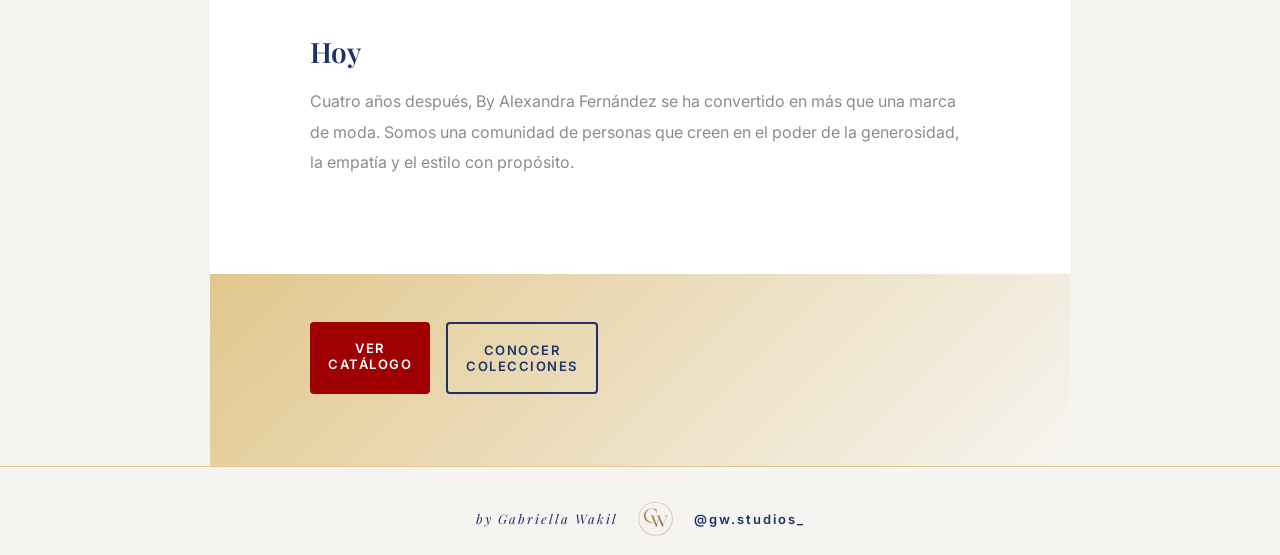
<file: historia.html>
<!DOCTYPE html>
<html lang="es">
<head>
    <meta charset="UTF-8">
    <meta name="viewport" content="width=device-width, initial-scale=1.0">
    <title>Nuestra Historia - By Alexandra Fernández</title>
    
    <link rel="preconnect" href="https://fonts.googleapis.com">
    <link rel="preconnect" href="https://fonts.gstatic.com" crossorigin>
    <link href="https://fonts.googleapis.com/css2?family=Playfair+Display:wght@400;500;600;700&family=Inter:wght@300;400;500;600;700&display=swap" rel="stylesheet">
    
    <link rel="stylesheet" href="css/historia.css">
    <link rel="stylesheet" href="css/desktop.css">
</head>
<body>

<div id="mobile-wrapper">
    <div id="mobile-content">
        
        <!-- NAVEGACIÓN -->
        <div class="nav-header">
            <a href="index.html" class="nav-back">← Inicio</a>
            <h2 class="nav-title">Nuestra Historia</h2>
            <div></div>
        </div>

        <!-- CONTENIDO DE LA HISTORIA -->
        <article class="historia-container">
            
            <!-- IMAGEN HERO -->
            <div class="historia-hero">
                <img src="images/logo.jpeg" alt="By Alexandra Fernández" class="hero-image">
            </div>

            <!-- TÍTULO PRINCIPAL -->
            <div class="historia-header">
                <p class="historia-eyebrow">Desde 2020</p>
                <h1 class="historia-title">Moda con Alma</h1>
            </div>

            <!-- CONTENIDO -->
            <div class="historia-content">
                
                <section class="content-section">
                    <h2 class="section-subtitle">El Comienzo</h2>
                    <p class="section-text">
                        By Alexandra Fernández nació en 2020 con una visión clara: crear moda que trascienda las tendencias y conecte con las emociones más profundas del ser humano. En un mundo donde la moda rápida domina, decidimos tomar un camino diferente.
                    </p>
                </section>

                <section class="content-section">
                    <h2 class="section-subtitle">Nuestra Filosofía</h2>
                    <p class="section-text">
                        Cada prenda que diseñamos lleva un nombre con significado. No son simples piezas de vestir; son manifestaciones de valores humanos como la bondad, la gratitud, el alma y la gracia. Creemos que la ropa que usamos puede ser un recordatorio constante de quiénes queremos ser.
                    </p>
                </section>

                <div class="quote-block">
                    <p class="quote-text">
                        "La moda es una forma de expresión, pero también puede ser una forma de transformación interior."
                    </p>
                    <p class="quote-author">— Alexandra Fernández</p>
                </div>

                <section class="content-section">
                    <h2 class="section-subtitle">Producción Consciente</h2>
                    <p class="section-text">
                        Trabajamos con talleres locales, utilizamos materiales sostenibles y producimos en cantidades limitadas. Cada pieza es confeccionada con atención al detalle y respeto por quienes la crean.
                    </p>
                </section>

                <section class="content-section">
                    <h2 class="section-subtitle">Nuestro Compromiso</h2>
                    <p class="section-text">
                        Más allá de crear ropa hermosa, nos comprometemos con causas sociales. Un porcentaje de nuestras ventas se destina a organizaciones que promueven la educación y el bienestar de comunidades vulnerables.
                    </p>
                </section>

                <section class="content-section">
                    <h2 class="section-subtitle">Hoy</h2>
                    <p class="section-text">
                        Cuatro años después, By Alexandra Fernández se ha convertido en más que una marca de moda. Somos una comunidad de personas que creen en el poder de la generosidad, la empatía y el estilo con propósito.
                    </p>
                </section>

            </div>

            <!-- FOOTER -->
            <div class="historia-footer">
                <a href="catalogo.html" class="btn-cta">Ver Catálogo</a>
                <a href="colecciones.html" class="btn-secondary">Conocer Colecciones</a>
            </div>

        </article>

         <!-- FOOTER CRÉDITOS -->
<footer class="footer-creditos">
    <p class="footer-by">by Gabriella Wakil</p>
    <img src="images/gw.png" alt="GW Studios" class="footer-logo">
    <p class="footer-handle">@gw.studios_</p>
</footer>

    </div>
</div>

</body>
</html>
</file>
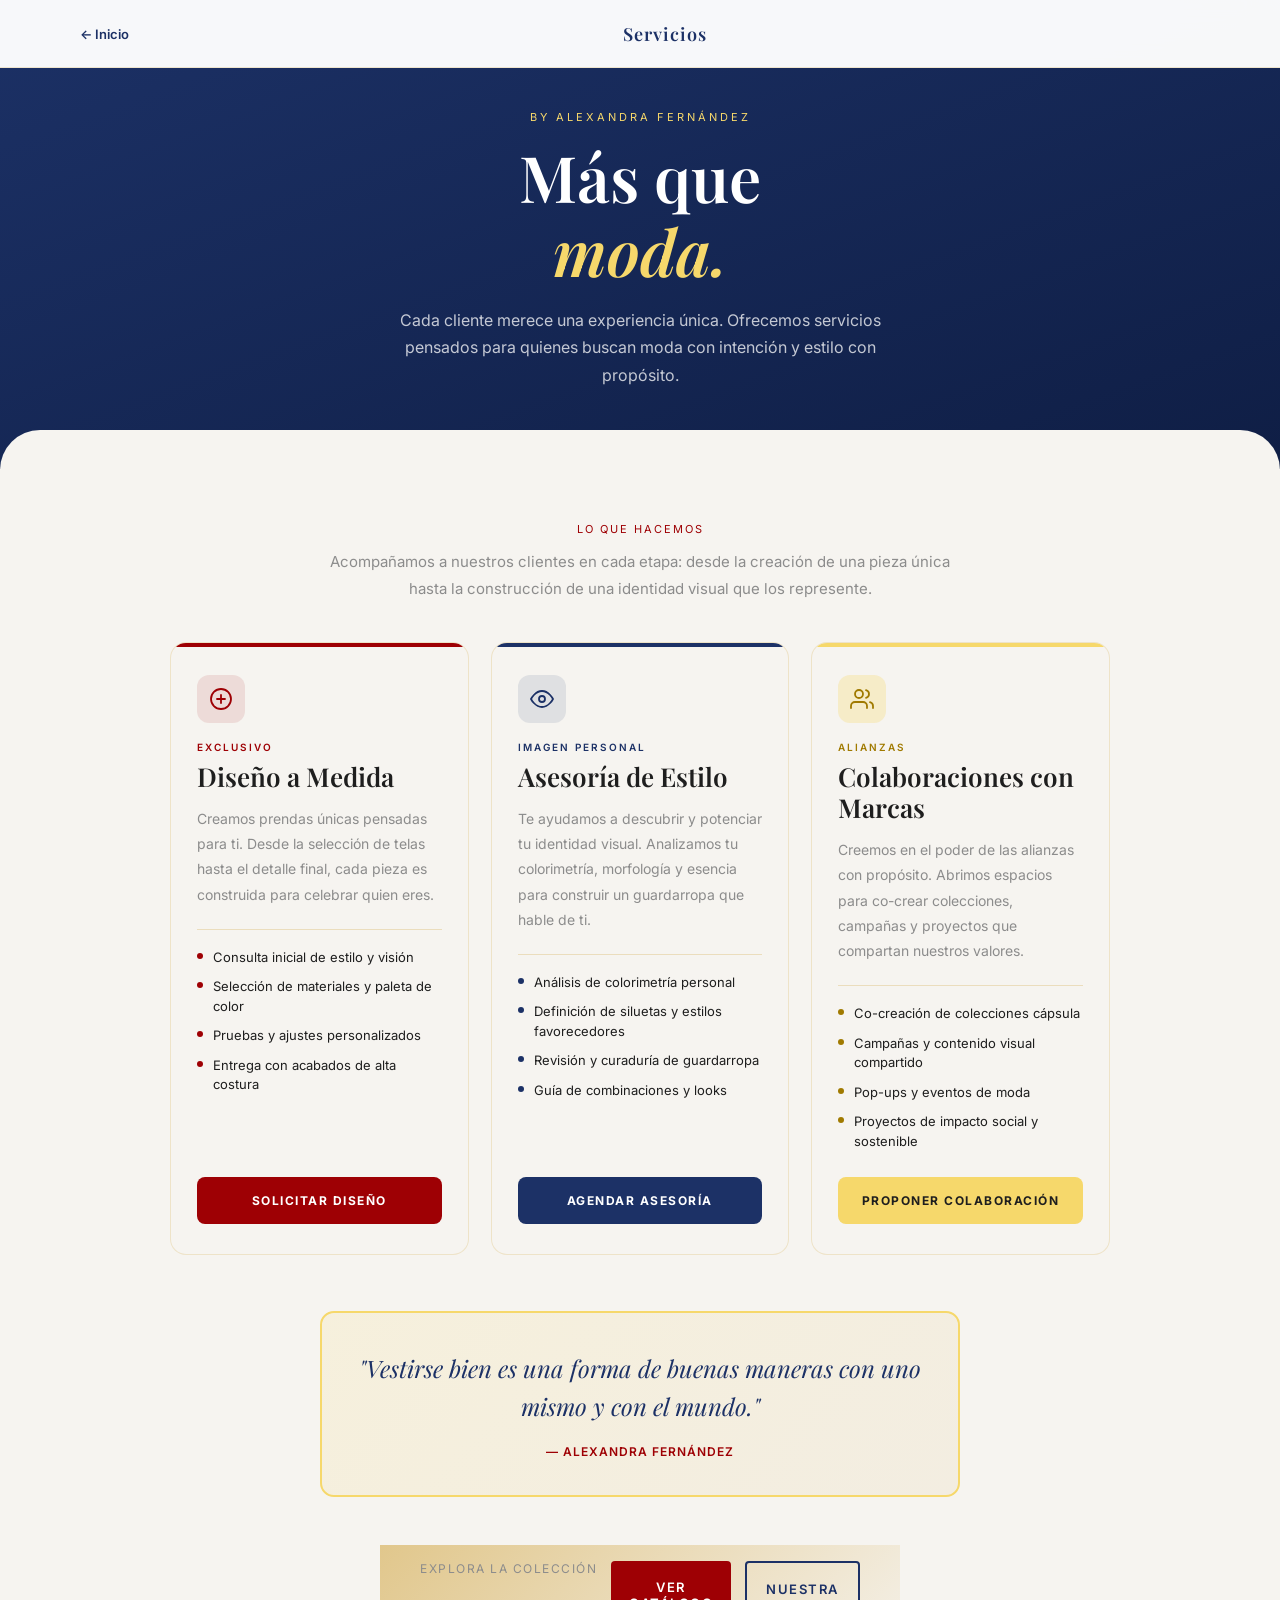
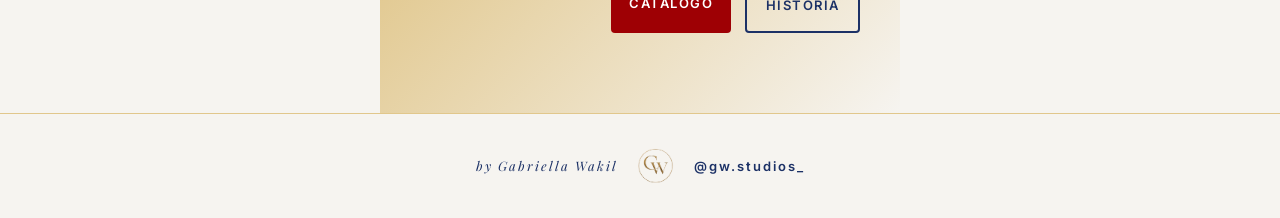
<file: servicios.html>
<!DOCTYPE html>
<html lang="es">
<head>
    <meta charset="UTF-8">
    <meta name="viewport" content="width=device-width, initial-scale=1.0">
    <title>Servicios - By Alexandra Fernández</title>

    <link rel="preconnect" href="https://fonts.googleapis.com">
    <link rel="preconnect" href="https://fonts.gstatic.com" crossorigin>
    <link href="https://fonts.googleapis.com/css2?family=Playfair+Display:ital,wght@0,400;0,500;0,600;0,700;1,400;1,600&family=Inter:wght@300;400;500;600;700&display=swap" rel="stylesheet">

    <link rel="stylesheet" href="css/servicios.css">
    <link rel="stylesheet" href="css/desktop.css">
</head>
<body>

<div id="mobile-wrapper">
    <div id="mobile-content">

        <!-- NAVEGACIÓN -->
        <div class="nav-header">
            <a href="index.html" class="nav-back">← Inicio</a>
            <h2 class="nav-title">Servicios</h2>
            <div></div>
        </div>

        <!-- HERO -->
        <div class="servicios-hero">
            <p class="hero-eyebrow">By Alexandra Fernández</p>
            <h1 class="hero-title">Más que<br><em>moda.</em></h1>
            <p class="hero-description">
                Cada cliente merece una experiencia única. Ofrecemos servicios pensados para quienes buscan moda con intención y estilo con propósito.
            </p>
        </div>

        <!-- INTRO -->
        <div class="servicios-intro">
            <span class="intro-label">Lo que hacemos</span>
            <p class="intro-text">
                Acompañamos a nuestros clientes en cada etapa: desde la creación de una pieza única hasta la construcción de una identidad visual que los represente.
            </p>
        </div>

        <!-- TARJETAS DE SERVICIOS -->
        <div class="servicios-grid">

            <!-- SERVICIO 1: DISEÑO PERSONALIZADO -->
            <div class="servicio-card diseno">
                <div class="card-accent"></div>
                <div class="card-body">
                    <div class="card-icon">
                        <svg viewBox="0 0 24 24" fill="none" stroke-width="1.8" stroke-linecap="round" stroke-linejoin="round">
                            <path d="M12 2C6.48 2 2 6.48 2 12s4.48 10 10 10 10-4.48 10-10S17.52 2 12 2z"/>
                            <path d="M12 8v8M8 12h8"/>
                        </svg>
                    </div>
                    <p class="card-tag">Exclusivo</p>
                    <h3 class="card-title">Diseño a Medida</h3>
                    <p class="card-text">
                        Creamos prendas únicas pensadas para ti. Desde la selección de telas hasta el detalle final, cada pieza es construida para celebrar quien eres.
                    </p>
                    <ul class="card-details">
                        <li>Consulta inicial de estilo y visión</li>
                        <li>Selección de materiales y paleta de color</li>
                        <li>Pruebas y ajustes personalizados</li>
                        <li>Entrega con acabados de alta costura</li>
                    </ul>
                    <a href="https://wa.me/TUNUMERO?text=Hola%2C+quiero+información+sobre+diseño+a+medida" class="card-btn" target="_blank">
                        Solicitar diseño
                    </a>
                </div>
            </div>

            <!-- SERVICIO 2: ASESORÍA DE IMAGEN -->
            <div class="servicio-card asesoria">
                <div class="card-accent"></div>
                <div class="card-body">
                    <div class="card-icon">
                        <svg viewBox="0 0 24 24" fill="none" stroke-width="1.8" stroke-linecap="round" stroke-linejoin="round">
                            <path d="M1 12s4-8 11-8 11 8 11 8-4 8-11 8-11-8-11-8z"/>
                            <circle cx="12" cy="12" r="3"/>
                        </svg>
                    </div>
                    <p class="card-tag">Imagen Personal</p>
                    <h3 class="card-title">Asesoría de Estilo</h3>
                    <p class="card-text">
                        Te ayudamos a descubrir y potenciar tu identidad visual. Analizamos tu colorimetría, morfología y esencia para construir un guardarropa que hable de ti.
                    </p>
                    <ul class="card-details">
                        <li>Análisis de colorimetría personal</li>
                        <li>Definición de siluetas y estilos favorecedores</li>
                        <li>Revisión y curaduría de guardarropa</li>
                        <li>Guía de combinaciones y looks</li>
                    </ul>
                    <a href="https://wa.me/TUNUMERO?text=Hola%2C+quiero+información+sobre+asesoría+de+imagen" class="card-btn" target="_blank">
                        Agendar asesoría
                    </a>
                </div>
            </div>

            <!-- SERVICIO 3: COLABORACIONES -->
            <div class="servicio-card colabs">
                <div class="card-accent"></div>
                <div class="card-body">
                    <div class="card-icon">
                        <svg viewBox="0 0 24 24" fill="none" stroke-width="1.8" stroke-linecap="round" stroke-linejoin="round">
                            <path d="M17 21v-2a4 4 0 0 0-4-4H5a4 4 0 0 0-4 4v2"/>
                            <circle cx="9" cy="7" r="4"/>
                            <path d="M23 21v-2a4 4 0 0 0-3-3.87"/>
                            <path d="M16 3.13a4 4 0 0 1 0 7.75"/>
                        </svg>
                    </div>
                    <p class="card-tag">Alianzas</p>
                    <h3 class="card-title">Colaboraciones con Marcas</h3>
                    <p class="card-text">
                        Creemos en el poder de las alianzas con propósito. Abrimos espacios para co-crear colecciones, campañas y proyectos que compartan nuestros valores.
                    </p>
                    <ul class="card-details">
                        <li>Co-creación de colecciones cápsula</li>
                        <li>Campañas y contenido visual compartido</li>
                        <li>Pop-ups y eventos de moda</li>
                        <li>Proyectos de impacto social y sostenible</li>
                    </ul>
                    <a href="https://wa.me/TUNUMERO?text=Hola%2C+quiero+información+sobre+colaboraciones" class="card-btn" target="_blank">
                        Proponer colaboración
                    </a>
                </div>
            </div>

        </div>

        <!-- FRASE -->
        <div class="servicios-quote">
            <p class="quote-text">
                "Vestirse bien es una forma de buenas maneras con uno mismo y con el mundo."
            </p>
            <p class="quote-author">— Alexandra Fernández</p>
        </div>

        <!-- FOOTER / CTAs -->
        <div class="servicios-footer">
            <p class="footer-label">Explora la colección</p>
            <a href="catalogo.html" class="btn-cta">Ver Catálogo</a>
            <a href="historia.html" class="btn-secondary">Nuestra Historia</a>
        </div>

         <!-- FOOTER CRÉDITOS -->
<footer class="footer-creditos">
    <p class="footer-by">by Gabriella Wakil</p>
    <img src="images/gw.png" alt="GW Studios" class="footer-logo">
    <p class="footer-handle">@gw.studios_</p>
</footer>

    </div>
</div>

</body>
</html>
</file>
<file: css/desktop.css>
/* ============================================
   DESKTOP LAYOUT - By Alexandra Fernández
   Solo aplica en pantallas > 769px
   ============================================ */

@media (min-width: 769px) {

    /* RESET DEL MOCKUP */
    body {
        background-color: var(--marfil) !important;
        display: block !important;
        min-height: 100vh;
    }

    /* Home: fondo oscuro solo para esa página */
    body:has(.home-section) {
        background-color: #1a1a1a !important;
    }

    div#mobile-wrapper {
        width: 100% !important;
        max-width: 100% !important;
        height: auto !important;
        max-height: none !important;
        border-radius: 0 !important;
        box-shadow: none !important;
        background-color: transparent !important;
        position: static !important;
        overflow: visible !important;
    }

    div#mobile-wrapper::before { display: none !important; }

    div#mobile-content {
        height: auto !important;
        overflow: visible !important;
    }

    /* ========================================
       HOME — diseño editorial de lujo
    ======================================== */
    .home-section {
        min-height: 100vh !important;
        width: 100% !important;
        position: relative !important;
    }

    .home-background {
        position: absolute !important;
        top: 0 !important;
        left: 0 !important;
        width: 100% !important;
        height: 100% !important;
    }

    .background-image {
        width: 100% !important;
        height: 100% !important;
        object-fit: cover !important;
        object-position: center 20% !important;
    }

    .background-overlay {
        background: linear-gradient(
            105deg,
            rgba(10, 15, 35, 0.82) 0%,
            rgba(10, 15, 35, 0.55) 50%,
            rgba(10, 15, 35, 0.2) 100%
        ) !important;
    }

    .home-content {
        position: relative !important;
        z-index: 3 !important;
        width: 100% !important;
        max-width: 100% !important;
        min-height: 100vh !important;
        padding: 0 !important;
        margin: 0 !important;
        display: flex !important;
        flex-direction: column !important;
        align-items: flex-start !important;
        justify-content: flex-end !important;
        text-align: left !important;
        padding-bottom: 80px !important;
        padding-left: 80px !important;
    }

    .home-logo {
        position: fixed !important;
        top: 0 !important;
        left: 0 !important;
        right: 0 !important;
        z-index: 100 !important;
        width: 100% !important;
        padding: 28px 80px !important;
        margin: 0 !important;
        font-size: 11px !important;
        letter-spacing: 5px !important;
        color: rgba(255,255,255,0.9) !important;
        display: flex !important;
        align-items: center !important;
        justify-content: space-between !important;
        background: linear-gradient(180deg, rgba(0,0,0,0.4) 0%, transparent 100%) !important;
    }

    .home-logo::after {
        content: 'Catálogo  ·  Historia  ·  Colecciones  ·  Servicios' !important;
        font-size: 10px !important;
        letter-spacing: 2.5px !important;
        color: rgba(255,255,255,0.65) !important;
        font-family: 'Inter', sans-serif !important;
    }

    .home-title {
        font-size: 72px !important;
        line-height: 1.0 !important;
        color: white !important;
        margin-bottom: 20px !important;
        max-width: 560px !important;
        text-shadow: 0 2px 20px rgba(0,0,0,0.3) !important;
    }

    .home-subtitle {
        font-size: 16px !important;
        line-height: 1.7 !important;
        color: rgba(255,255,255,0.8) !important;
        max-width: 380px !important;
        text-align: left !important;
        margin-bottom: 44px !important;
        font-weight: 300 !important;
    }

    .home-menu {
        display: flex !important;
        flex-direction: row !important;
        gap: 12px !important;
        max-width: none !important;
        width: auto !important;
    }

    .menu-btn {
        padding: 14px 28px !important;
        font-size: 11px !important;
        font-weight: 600 !important;
        letter-spacing: 2px !important;
        text-decoration: none !important;
        border-radius: 3px !important;
        transition: all 0.25s ease !important;
        display: inline-block !important;
        white-space: nowrap !important;
        background-color: rgba(255,255,255,0.12) !important;
        color: white !important;
        border: 1px solid rgba(255,255,255,0.3) !important;
        backdrop-filter: blur(8px) !important;
    }

    .menu-btn:hover {
        background-color: rgba(255,255,255,0.22) !important;
        border-color: rgba(255,255,255,0.6) !important;
        transform: translateY(-2px) !important;
    }

    .menu-btn.primary {
        background-color: var(--amarillo) !important;
        color: var(--carbon) !important;
        border-color: var(--amarillo) !important;
    }

    .menu-btn.primary:hover {
        background-color: #e8c94a !important;
        border-color: #e8c94a !important;
        transform: translateY(-2px) !important;
        box-shadow: 0 6px 20px rgba(246,216,107,0.4) !important;
    }

    .home-footer { margin-top: 48px !important; }

    .season-badge {
        font-size: 10px !important;
        letter-spacing: 3px !important;
        color: rgba(255,255,255,0.45) !important;
    }

    /* ========================================
       NAVBAR — páginas internas
    ======================================== */
    .nav-header {
        position: fixed !important;
        top: 0 !important; left: 0 !important; right: 0 !important;
        width: 100% !important;
        max-width: 100% !important;
        padding: 0 80px !important;
        height: 68px !important;
        display: flex !important;
        justify-content: space-between !important;
        align-items: center !important;
        background-color: rgba(255,255,255,0.97) !important;
        backdrop-filter: blur(16px) !important;
        border-bottom: 1px solid rgba(225,199,140,0.4) !important;
        z-index: 1000 !important;
    }

    .nav-title { font-size: 18px !important; letter-spacing: 1px !important; }
    .nav-back  { font-size: 13px !important; }

    /* ========================================
       HISTORIA
    ======================================== */
    .historia-container {
        max-width: 860px !important;
        margin: 0 auto !important;
        padding-top: 68px !important;
        background-color: white !important;
    }

    .historia-hero {
        height: 280px !important;
        width: 100% !important;
        background: linear-gradient(135deg, var(--beige) 0%, var(--marfil) 100%) !important;
        display: flex !important;
        align-items: center !important;
        justify-content: center !important;
        overflow: hidden !important;
    }

    .hero-image {
        width: auto !important;
        height: 220px !important;
        max-width: 420px !important;
        object-fit: contain !important;
        object-position: center !important;
    }

    .historia-header    { padding: 56px 100px 36px !important; text-align: center !important; }
    .historia-title     { font-size: 56px !important; }
    .historia-content   { padding: 48px 100px 56px !important; }
    .section-subtitle   { font-size: 28px !important; }
    .section-text       { font-size: 16px !important; line-height: 1.9 !important; }
    .quote-block        { margin: 56px 0 !important; padding: 48px 56px !important; }
    .quote-text         { font-size: 24px !important; }

    .historia-footer {
        padding: 48px 100px 72px !important;
        flex-direction: row !important;
        gap: 16px !important;
    }

    .btn-cta, .btn-secondary { flex: 1 !important; padding: 18px !important; transition: all 0.25s ease !important; }
    .btn-cta:hover       { background-color: #7a0003 !important; transform: translateY(-2px) !important; }
    .btn-secondary:hover { background-color: var(--azul) !important; color: white !important; transform: translateY(-2px) !important; }

    /* ========================================
       CATÁLOGO
    ======================================== */
    .catalog-hero {
        padding: 110px 80px 56px !important;
        text-align: center !important;
        background: linear-gradient(135deg, var(--beige) 0%, var(--marfil) 100%) !important;
    }

    .catalog-title    { font-size: 60px !important; }
    .catalog-subtitle { font-size: 12px !important; letter-spacing: 4px !important; }

    .products-grid {
        max-width: 1180px !important;
        margin: 0 auto !important;
        padding: 32px 80px 100px !important;
        display: grid !important;
        grid-template-columns: repeat(3, 1fr) !important;
        gap: 28px !important;
        flex-direction: unset !important;
        background-color: white !important;
    }

    .product-card           { display: flex !important; flex-direction: column !important; }
    .product-images-gallery { height: 300px !important; }
    .product-info           { flex: 1 !important; display: flex !important; flex-direction: column !important; padding: 18px !important; }
    .product-name           { font-size: 19px !important; }
    .product-price          { font-size: 18px !important; margin-bottom: 14px !important; }
    .size-btn               { padding: 9px !important; font-size: 12px !important; }
    .btn-add-cart           { margin-top: auto !important; transition: all 0.25s ease !important; }
    .btn-add-cart:hover     { background-color: var(--rojo) !important; transform: translateY(-1px) !important; }

    .cart-modal   { align-items: center !important; justify-content: center !important; }
    .cart-content { width: 460px !important; max-width: 90vw !important; max-height: 80vh !important; border-radius: 16px !important; }

    /* ========================================
       CHECKOUT
    ======================================== */
    .checkout-container {
        max-width: 940px !important;
        margin: 0 auto !important;
        padding: 96px 40px 80px !important;
        display: grid !important;
        grid-template-columns: 1fr 1fr !important;
        gap: 36px !important;
        align-items: start !important;
    }

    .order-summary { position: sticky !important; top: 86px !important; }
    .checkout-form { gap: 20px !important; }
    .btn-submit:hover { background-color: #7a0003 !important; transform: translateY(-2px) !important; }

    /* ========================================
       COLECCIONES
    ======================================== */
    .colecciones-container {
        max-width: 1100px !important;
        margin: 0 auto !important;
        padding: 96px 80px 80px !important;
        gap: 56px !important;
        background-color: var(--marfil) !important;
    }

    .coleccion-card {
        display: grid !important;
        grid-template-columns: 1fr 1fr !important;
        background-color: white !important;
        border-radius: 16px !important;
        overflow: hidden !important;
        box-shadow: 0 4px 24px rgba(0,0,0,0.07) !important;
    }

    .coleccion-images     { display: flex !important; flex-direction: column !important; }
    .coleccion-image.main { height: 360px !important; flex: 1 !important; }
    .gallery-image        { height: 160px !important; }

    .coleccion-content {
        padding: 48px !important;
        display: flex !important;
        flex-direction: column !important;
        justify-content: center !important;
        background-color: white !important;
    }

    .coleccion-title { font-size: 46px !important; }
    .btn-coleccion   { transition: all 0.25s ease !important; }
    .btn-coleccion:hover { background-color: #7a0003 !important; transform: translateY(-2px) !important; }

    /* ========================================
       SERVICIOS
    ======================================== */
    .servicios-hero {
        padding: 110px 80px 80px !important;
        text-align: center !important;
    }

    .servicios-hero::after {
        background-color: var(--marfil) !important;
    }

    .hero-title       { font-size: 64px !important; }
    .hero-description { font-size: 16px !important; max-width: 520px !important; }

    .servicios-intro {
        max-width: 720px !important;
        margin: 0 auto !important;
        padding: 48px 40px 20px !important;
        background-color: var(--marfil) !important;
    }

    .servicios-grid {
        max-width: 1100px !important;
        margin: 0 auto !important;
        padding: 20px 80px 56px !important;
        display: grid !important;
        grid-template-columns: repeat(3, 1fr) !important;
        gap: 22px !important;
        flex-direction: unset !important;
        background-color: var(--marfil) !important;
    }

    .servicio-card { display: flex !important; flex-direction: column !important; }
    .card-body     { flex: 1 !important; display: flex !important; flex-direction: column !important; }
    .card-btn      { margin-top: auto !important; transition: all 0.25s ease !important; }

    .servicio-card.diseno   .card-btn:hover { background-color: #7a0003 !important; transform: translateY(-1px) !important; }
    .servicio-card.asesoria .card-btn:hover { background-color: #0f1e45 !important; transform: translateY(-1px) !important; }
    .servicio-card.colabs   .card-btn:hover { background-color: #ddb944 !important; transform: translateY(-1px) !important; }

    /* Quote sin fondo oscuro */
    .servicios-quote {
        max-width: 640px !important;
        margin: 0 auto 48px !important;
        background: linear-gradient(135deg, rgba(246,216,107,0.15) 0%, rgba(225,199,140,0.15) 100%) !important;
        border: 2px solid var(--amarillo) !important;
    }

    .quote-text   { color: var(--azul) !important; }
    .quote-author { color: var(--rojo) !important; }

    .servicios-footer {
        max-width: 520px !important;
        margin: 0 auto !important;
        padding: 16px 40px 80px !important;
        flex-direction: row !important;
        background-color: var(--marfil) !important;
    }

    .servicios-footer .btn-cta,
    .servicios-footer .btn-secondary { flex: 1 !important; transition: all 0.25s ease !important; }
    .servicios-footer .btn-cta:hover       { background-color: #7a0003 !important; transform: translateY(-2px) !important; }
    .servicios-footer .btn-secondary:hover { background-color: var(--azul) !important; color: white !important; transform: translateY(-2px) !important; }
}

/* FOOTER CRÉDITOS */
.footer-creditos {
    display: flex !important;
    flex-direction: row !important;
    align-items: center !important;
    justify-content: center !important;
    gap: 14px !important;
    padding: 28px 20px !important;
    background-color: #F6F4F0 !important;
    border-top: 1px solid #e1c78c !important;
}

.footer-by,
.footer-handle {
    color: #1c3166 !important;
    font-size: 13px !important;
    letter-spacing: 2px !important;
    margin: 0 !important;
}

.footer-logo {
    width: 48px !important;
    height: 48px !important;
    border-radius: 50% !important;
}

/* Home: letras blancas sobre la foto */
.home-section .footer-creditos {
    background-color: transparent !important;
    border-top: 1px solid rgba(255,255,255,0.2) !important;
}

.home-section .footer-by,
.home-section .footer-handle {
    color: rgba(255,255,255,0.85) !important;
}
</file>
<file: css/home.css>
/* ============================================
   HOME - PÁGINA DE BIENVENIDA
   ============================================ */

* {
    margin: 0;
    padding: 0;
    box-sizing: border-box;
}

:root {
    --rojo: #9e0004;
    --azul: #1c3166;
    --amarillo: #f6d86b;
    --beige: #e1c78c;
    --marfil: #F6F4F0;
    --carbon: #1E1E1E;
    --gris: #8C8C8C;
    --font-display: 'Playfair Display', serif;
    --font-body: 'Inter', sans-serif;
}

body {
    margin: 0;
    padding: 0;
    background-color: #2c2c2c;
    display: flex;
    justify-content: center;
    align-items: center;
    min-height: 100vh;
    font-family: var(--font-body);
}

/* MOBILE WRAPPER - Simula pantalla de celular */
#mobile-wrapper {
    width: 100%;
    max-width: 430px;
    height: 932px;
    max-height: 95vh;
    background-color: var(--marfil);
    position: relative;
    overflow: hidden;
    box-shadow: 
        0 0 0 10px #1a1a1a,
        0 0 0 12px #3a3a3a,
        0 20px 60px rgba(0, 0, 0, 0.5);
    border-radius: 40px;
}

/* Notch del iPhone */
#mobile-wrapper::before {
    content: '';
    position: absolute;
    top: 0;
    left: 50%;
    transform: translateX(-50%);
    width: 150px;
    height: 30px;
    background-color: #1a1a1a;
    border-radius: 0 0 20px 20px;
    z-index: 9999;
}

#mobile-content {
    width: 100%;
    height: 100%;
    overflow-y: auto;
    overflow-x: hidden;
    -webkit-overflow-scrolling: touch;
}

#mobile-content::-webkit-scrollbar {
    display: none;
}

/* HOME SECTION */
.home-section {
    position: relative;
    min-height: 100vh;
    display: flex;
    flex-direction: column;
    justify-content: center;
    align-items: center;
    overflow: hidden;
}

/* IMAGEN DE FONDO */
.home-background {
    position: absolute;
    top: 0;
    left: 0;
    width: 100%;
    height: 100%;
    z-index: 1;
}

.background-image {
    width: 100%;
    height: 100%;
    object-fit: cover;
    object-position: center;
}

.background-overlay {
    position: absolute;
    top: 0;
    left: 0;
    width: 100%;
    height: 100%;
    background: linear-gradient(
        180deg,
        rgba(28, 49, 102, 0.7) 0%,
        rgba(28, 49, 102, 0.5) 50%,
        rgba(28, 49, 102, 0.8) 100%
    );
    z-index: 2;
}

/* CONTENIDO */
.home-content {
    position: relative;
    z-index: 3;
    text-align: center;
    padding: 0 40px;
    width: 100%;
    height: 100%;
    display: flex;
    flex-direction: column;
    align-items: center;
    justify-content: center;
}

.home-logo {
    font-family: var(--font-display);
    font-size: 12px;
    letter-spacing: 3px;
    text-transform: uppercase;
    color: var(--amarillo);
    margin-bottom: 50px;
    animation: fadeIn 1s ease-out;
}

@keyframes fadeIn {
    from { opacity: 0; transform: translateY(-20px); }
    to { opacity: 1; transform: translateY(0); }
}

.home-title {
    font-family: var(--font-display);
    font-size: 52px;
    font-weight: 600;
    color: white;
    margin-bottom: 24px;
    line-height: 1.1;
    animation: fadeInUp 1s ease-out 0.2s backwards;
    text-shadow: 0 2px 10px rgba(0, 0, 0, 0.3);
}

@keyframes fadeInUp {
    from { opacity: 0; transform: translateY(30px); }
    to { opacity: 1; transform: translateY(0); }
}

.home-subtitle {
    font-size: 16px;
    color: white;
    margin-bottom: 60px;
    line-height: 1.7;
    max-width: 320px;
    animation: fadeInUp 1s ease-out 0.4s backwards;
    text-shadow: 0 1px 5px rgba(0, 0, 0, 0.3);
}

/* MENÚ DE NAVEGACIÓN */
.home-menu {
    display: flex;
    flex-direction: column;
    gap: 16px;
    width: 100%;
    max-width: 340px;
    animation: fadeInUp 1s ease-out 0.6s backwards;
}

.menu-btn {
    padding: 20px 40px;
    font-family: var(--font-body);
    font-size: 13px;
    font-weight: 600;
    letter-spacing: 1.5px;
    text-transform: uppercase;
    text-decoration: none;
    background-color: rgba(255, 255, 255, 0.95);
    color: var(--azul);
    border: 2px solid rgba(255, 255, 255, 0.3);
    border-radius: 4px;
    transition: all 0.3s ease;
    cursor: pointer;
    display: block;
    backdrop-filter: blur(10px);
}

.menu-btn:hover {
    background-color: var(--amarillo);
    color: var(--carbon);
    border-color: var(--amarillo);
    transform: translateY(-2px);
    box-shadow: 0 4px 12px rgba(0, 0, 0, 0.3);
}

.menu-btn.primary {
    background-color: var(--amarillo);
    color: var(--carbon);
    border-color: var(--amarillo);
    font-weight: 700;
}

.menu-btn.primary:hover {
    background-color: #ddb944;
    color: var(--carbon);
    border-color: #ddb944;
    transform: translateY(-2px);
    box-shadow: 0 4px 16px rgba(246, 216, 107, 0.6);
}

/* FOOTER */
.home-footer {
    margin-top: 60px;
    text-align: center;
}

.season-badge {
    font-size: 11px;
    letter-spacing: 1px;
    color: white;
    text-transform: uppercase;
    text-shadow: 0 1px 3px rgba(0, 0, 0, 0.3);
}

/* RESPONSIVE */
@media (max-width: 768px) {
    body {
        background-color: var(--marfil);
        align-items: flex-start;
    }
    #mobile-wrapper {
        max-width: 100%;
        width: 100%;
        height: 100dvh;
        max-height: 100dvh;
        border-radius: 0;
        box-shadow: none;
    }
    #mobile-wrapper::before { display: none; }
}

/* FOOTER CRÉDITOS */
.footer-creditos {
    display: flex;
    flex-direction: row;
    align-items: center;
    justify-content: center;
    gap: 14px;
    padding: 28px 20px;
    background-color: transparent;
    border-top: 1px solid rgba(255,255,255,0.2);
}

.footer-by {
    font-family: var(--font-display);
    font-size: 14px;
    font-weight: 400;
    font-style: italic;
    letter-spacing: 2px;
    color: rgba(255,255,255,0.85);
    margin: 0;
}

.footer-logo {
    width: 48px;
    height: 48px;
    object-fit: contain;
    border-radius: 50%;
}

.footer-handle {
    font-family: var(--font-body);
    font-size: 12px;
    font-weight: 600;
    letter-spacing: 2.5px;
    color: rgba(255,255,255,0.85);
    margin: 0;
}
</file>
<file: css/catalogo.css>
/* ============================================
   CATÁLOGO - ESTILOS
   ============================================ */

* {
    margin: 0;
    padding: 0;
    box-sizing: border-box;
}

:root {
    --rojo: #9e0004;
    --azul: #1c3166;
    --amarillo: #f6d86b;
    --beige: #e1c78c;
    --marfil: #F6F4F0;
    --carbon: #1E1E1E;
    --gris: #8C8C8C;
    --font-display: 'Playfair Display', serif;
    --font-body: 'Inter', sans-serif;
}

body {
    margin: 0;
    padding: 0;
    background-color: #2c2c2c;
    display: flex;
    justify-content: center;
    align-items: center;
    min-height: 100vh;
    font-family: var(--font-body);
}

/* MOBILE WRAPPER */
#mobile-wrapper {
    width: 100%;
    max-width: 430px;
    height: 932px;
    max-height: 95vh;
    background-color: white;
    position: relative;
    overflow: hidden;
    box-shadow: 0 0 0 10px #1a1a1a, 0 0 0 12px #3a3a3a, 0 20px 60px rgba(0,0,0,0.5);
    border-radius: 40px;
}

#mobile-wrapper::before {
    content: '';
    position: absolute;
    top: 0;
    left: 50%;
    transform: translateX(-50%);
    width: 150px;
    height: 30px;
    background-color: #1a1a1a;
    border-radius: 0 0 20px 20px;
    z-index: 9999;
}

#mobile-content {
    width: 100%;
    height: 100%;
    overflow-y: auto;
    overflow-x: hidden;
    -webkit-overflow-scrolling: touch;
}

#mobile-content::-webkit-scrollbar {
    display: none;
}

/* NAVEGACIÓN SUPERIOR */
.nav-header {
    position: sticky;
    top: 30px;
    background-color: rgba(255, 255, 255, 0.95);
    backdrop-filter: blur(10px);
    padding: 20px 30px;
    display: flex;
    justify-content: space-between;
    align-items: center;
    border-bottom: 1px solid var(--beige);
    z-index: 100;
}

.nav-back {
    background: none;
    border: none;
    font-size: 16px;
    color: var(--azul);
    cursor: pointer;
    font-weight: 600;
    text-decoration: none;
}

.nav-title {
    font-family: var(--font-display);
    font-size: 18px;
    font-weight: 600;
    color: var(--azul);
}

.nav-action {
    font-size: 20px;
    cursor: pointer;
    position: relative;
}

.cart-badge {
    position: absolute;
    top: -8px;
    right: -8px;
    background-color: var(--rojo);
    color: white;
    font-size: 10px;
    font-weight: 700;
    padding: 3px 6px;
    border-radius: 10px;
    min-width: 18px;
    text-align: center;
}

/* HERO DEL CATÁLOGO */
.catalog-hero {
    background: linear-gradient(135deg, var(--beige) 0%, var(--marfil) 100%);
    padding: 50px 30px 40px;
    text-align: center;
}

.catalog-title {
    font-family: var(--font-display);
    font-size: 40px;
    font-weight: 600;
    color: var(--azul);
    margin-bottom: 10px;
}

.catalog-subtitle {
    font-size: 13px;
    letter-spacing: 2px;
    text-transform: uppercase;
    color: var(--gris);
}

/* GRID DE PRODUCTOS */
.products-grid {
    padding: 30px;
    display: flex;
    flex-direction: column;
    gap: 40px;
    background-color: white;
}

.product-card {
    background-color: var(--marfil);
    border-radius: 8px;
    overflow: hidden;
    border: 1px solid var(--beige);
}

/* GALERÍA DE IMÁGENES DEL PRODUCTO */
.product-images-gallery {
    width: 100%;
    height: 400px;
    position: relative;
    overflow: hidden;
    background-color: var(--beige);
}

.gallery-track {
    display: flex;
    width: 200%;
    height: 100%;
    transition: transform 0.3s ease;
}

/* Galería con una sola imagen */
.product-images-gallery.single-image .gallery-track {
    width: 100%;
}

.product-image {
    width: 50%;
    height: 100%;
    object-fit: cover;
    flex-shrink: 0;
    background-color: var(--beige);
    background-image: linear-gradient(135deg, var(--beige) 0%, var(--marfil) 100%);
}

/* Imagen única ocupa 100% */
.product-images-gallery.single-image .product-image {
    width: 100%;
}

/* Indicadores (dots) */
.gallery-dots {
    position: absolute;
    bottom: 16px;
    left: 50%;
    transform: translateX(-50%);
    display: flex;
    gap: 8px;
    z-index: 10;
}

.dot {
    width: 8px;
    height: 8px;
    border-radius: 50%;
    background-color: rgba(255, 255, 255, 0.5);
    cursor: pointer;
    transition: all 0.3s ease;
}

.dot.active {
    background-color: var(--amarillo);
    width: 24px;
    border-radius: 4px;
}

.product-info {
    padding: 24px;
}

.product-name {
    font-family: var(--font-display);
    font-size: 24px;
    font-weight: 600;
    color: var(--azul);
    margin-bottom: 6px;
}

.product-type {
    font-size: 13px;
    color: var(--gris);
    text-transform: uppercase;
    letter-spacing: 1px;
    margin-bottom: 16px;
}

.product-price {
    font-size: 22px;
    font-weight: 600;
    color: var(--rojo);
    margin-bottom: 24px;
}

.option-label {
    display: block;
    font-size: 12px;
    font-weight: 600;
    letter-spacing: 1px;
    text-transform: uppercase;
    color: var(--azul);
    margin-bottom: 10px;
}

/* SELECTOR DE TALLA */
.size-buttons {
    display: flex;
    gap: 8px;
    margin-bottom: 20px;
}

.size-btn {
    flex: 1;
    padding: 14px;
    font-size: 14px;
    font-weight: 600;
    color: var(--azul);
    background-color: white;
    border: 2px solid var(--beige);
    border-radius: 4px;
    cursor: pointer;
    transition: all 0.3s ease;
}

.size-btn:active,
.size-btn.active {
    background-color: var(--amarillo);
    color: var(--azul);
    border-color: var(--amarillo);
}

/* SELECTOR DE CANTIDAD */
.quantity-controls {
    display: flex;
    align-items: center;
    gap: 16px;
    margin-bottom: 24px;
}

.qty-btn {
    width: 44px;
    height: 44px;
    font-size: 20px;
    font-weight: 600;
    background-color: white;
    border: 2px solid var(--beige);
    border-radius: 4px;
    cursor: pointer;
    transition: all 0.3s ease;
    display: flex;
    align-items: center;
    justify-content: center;
    color: var(--azul);
}

.qty-btn:active {
    background-color: var(--amarillo);
    border-color: var(--amarillo);
}

.qty-input {
    flex: 1;
    height: 44px;
    text-align: center;
    font-size: 16px;
    font-weight: 600;
    border: 2px solid var(--beige);
    border-radius: 4px;
    background-color: white;
    color: var(--azul);
}

/* BOTÓN AGREGAR AL CARRITO */
.btn-add-cart {
    width: 100%;
    padding: 18px;
    font-size: 13px;
    font-weight: 600;
    letter-spacing: 1.5px;
    text-transform: uppercase;
    color: white;
    background-color: var(--azul);
    border: none;
    border-radius: 4px;
    cursor: pointer;
    transition: all 0.3s ease;
}

.btn-add-cart:active {
    background-color: var(--rojo);
    transform: scale(0.98);
}

/* ============================================
   MODAL DEL CARRITO
   ============================================ */

.cart-modal {
    position: fixed;
    top: 0;
    left: 0;
    right: 0;
    bottom: 0;
    z-index: 2000;
    display: none;
    align-items: flex-end;
}

.cart-modal.active {
    display: flex;
}

.cart-overlay {
    position: absolute;
    top: 0;
    left: 0;
    right: 0;
    bottom: 0;
    background-color: rgba(0, 0, 0, 0.5);
}

.cart-content {
    position: relative;
    width: 100%;
    max-height: 85vh;
    background-color: white;
    border-radius: 20px 20px 0 0;
    display: flex;
    flex-direction: column;
    animation: slideUp 0.3s ease;
}

@keyframes slideUp {
    from { transform: translateY(100%); }
    to { transform: translateY(0); }
}

.cart-header {
    display: flex;
    justify-content: space-between;
    align-items: center;
    padding: 24px 30px;
    border-bottom: 1px solid var(--beige);
}

.cart-title {
    font-family: var(--font-display);
    font-size: 24px;
    font-weight: 600;
    color: var(--azul);
}

.cart-close {
    width: 36px;
    height: 36px;
    font-size: 24px;
    color: var(--gris);
    background: none;
    border: none;
    cursor: pointer;
}

.cart-body {
    flex: 1;
    overflow-y: auto;
    padding: 24px 30px;
}

.cart-empty {
    text-align: center;
    padding: 60px 20px;
    color: var(--gris);
}

/* ITEMS DEL CARRITO */
.cart-item {
    display: flex;
    gap: 16px;
    padding: 16px 0;
    border-bottom: 1px solid var(--beige);
}

.cart-item:last-child {
    border-bottom: none;
}

.cart-item-image {
    width: 80px;
    height: 80px;
    object-fit: cover;
    border-radius: 6px;
    background-color: var(--beige);
}

.cart-item-info {
    flex: 1;
    display: flex;
    flex-direction: column;
    justify-content: space-between;
}

.cart-item-name {
    font-family: var(--font-display);
    font-size: 16px;
    font-weight: 600;
    color: var(--azul);
}

.cart-item-details {
    font-size: 13px;
    color: var(--gris);
}

.cart-item-price {
    font-size: 16px;
    font-weight: 600;
    color: var(--rojo);
}

.cart-item-remove {
    background: none;
    border: none;
    color: var(--gris);
    font-size: 12px;
    text-decoration: underline;
    cursor: pointer;
    padding: 0;
}

/* FOOTER DEL CARRITO */
.cart-footer {
    padding: 24px 30px;
    border-top: 2px solid var(--beige);
    background: linear-gradient(135deg, var(--beige) 0%, var(--marfil) 100%);
}

.cart-total {
    display: flex;
    justify-content: space-between;
    align-items: center;
    margin-bottom: 20px;
}

.total-label {
    font-size: 16px;
    font-weight: 600;
    text-transform: uppercase;
    letter-spacing: 1px;
    color: var(--azul);
}

.total-amount {
    font-family: var(--font-display);
    font-size: 24px;
    font-weight: 600;
    color: var(--rojo);
}

.btn-checkout {
    width: 100%;
    padding: 18px;
    font-size: 13px;
    font-weight: 600;
    letter-spacing: 1.5px;
    text-transform: uppercase;
    text-decoration: none;
    color: white;
    background-color: var(--rojo);
    border: none;
    border-radius: 4px;
    cursor: pointer;
    display: block;
    text-align: center;
    transition: all 0.3s ease;
}

.btn-checkout:active {
    background-color: #7a0003;
}

/* RESPONSIVE */
@media (max-width: 768px) {
    body {
        background-color: white;
        align-items: flex-start;
    }
    #mobile-wrapper {
        max-width: 100%;
        width: 100%;
        height: 100dvh;
        max-height: 100dvh;
        border-radius: 0;
        box-shadow: none;
    }
    #mobile-wrapper::before { display: none; }
    .nav-header { top: 0; }

    /* Productos en grid 2 columnas en tablets */
    @media (min-width: 500px) {
        .products-grid {
            display: grid;
            grid-template-columns: 1fr 1fr;
            gap: 20px;
            padding: 20px;
        }
    }
}
}

/* FOOTER CRÉDITOS */
.footer-creditos {
    display: flex;
    flex-direction: row;
    align-items: center;
    justify-content: center;
    gap: 14px;
    padding: 28px 20px;
    background-color: var(--marfil);
    border-top: 1px solid var(--beige);
}

.footer-by {
    font-family: 'Playfair Display', serif;
    font-size: 14px;
    font-weight: 400;
    font-style: italic;
    letter-spacing: 2px;
    color: #1c3166;
    margin: 0;
}

.footer-logo {
    width: 48px;
    height: 48px;
    object-fit: contain;
    border-radius: 50%;
}

.footer-handle {
    font-family: 'Inter', sans-serif;
    font-size: 12px;
    font-weight: 600;
    letter-spacing: 2.5px;
    color: #1c3166;
    margin: 0;
}
</file>
<file: css/checkout.css>
/* ============================================
   CHECKOUT - ESTILOS
   ============================================ */

   * {
    margin: 0;
    padding: 0;
    box-sizing: border-box;
}

:root {
    --rojo: #9e0004;
    --azul: #1c3166;
    --amarillo: #f6d86b;
    --beige: #e1c78c;
    --marfil: #F6F4F0;
    --carbon: #1E1E1E;
    --gris: #8C8C8C;
    --font-display: 'Playfair Display', serif;
    --font-body: 'Inter', sans-serif;
}

body {
    margin: 0;
    padding: 0;
    background-color: #2c2c2c;
    display: flex;
    justify-content: center;
    align-items: center;
    min-height: 100vh;
    font-family: var(--font-body);
}

/* MOBILE WRAPPER */
#mobile-wrapper {
    width: 100%;
    max-width: 430px;
    height: 932px;
    max-height: 95vh;
    background-color: var(--marfil);
    position: relative;
    overflow: hidden;
    box-shadow: 0 0 0 10px #1a1a1a, 0 0 0 12px #3a3a3a, 0 20px 60px rgba(0,0,0,0.5);
    border-radius: 40px;
}

#mobile-wrapper::before {
    content: '';
    position: absolute;
    top: 0;
    left: 50%;
    transform: translateX(-50%);
    width: 150px;
    height: 30px;
    background-color: #1a1a1a;
    border-radius: 0 0 20px 20px;
    z-index: 9999;
}

#mobile-content {
    width: 100%;
    height: 100%;
    overflow-y: auto;
    overflow-x: hidden;
    -webkit-overflow-scrolling: touch;
}

#mobile-content::-webkit-scrollbar {
    display: none;
}

/* NAVEGACIÓN */
.nav-header {
    position: sticky;
    top: 30px;
    background-color: rgba(246, 244, 240, 0.95);
    backdrop-filter: blur(10px);
    padding: 20px 30px;
    display: flex;
    justify-content: space-between;
    align-items: center;
    border-bottom: 1px solid var(--beige);
    z-index: 100;
}

.nav-back {
    background: none;
    border: none;
    font-size: 16px;
    color: var(--azul);
    cursor: pointer;
    font-weight: 600;
    text-decoration: none;
}

.nav-title {
    font-family: var(--font-display);
    font-size: 18px;
    font-weight: 600;
    color: var(--azul);
}

/* CONTENEDOR DEL CHECKOUT */
.checkout-container {
    padding: 30px;
    padding-bottom: 100px;
}

/* RESUMEN DEL PEDIDO */
.order-summary {
    background-color: white;
    padding: 24px;
    border-radius: 12px;
    margin-bottom: 30px;
    box-shadow: 0 2px 8px rgba(0,0,0,0.08);
    border: 1px solid var(--beige);
}

.section-title {
    font-family: var(--font-display);
    font-size: 18px;
    font-weight: 600;
    color: var(--azul);
    margin-bottom: 20px;
}

.summary-items {
    margin-bottom: 20px;
}

.summary-item {
    display: flex;
    justify-content: space-between;
    padding: 10px 0;
    font-size: 14px;
    color: var(--gris);
    border-bottom: 1px solid var(--marfil);
}

.summary-item:last-child {
    border-bottom: none;
}

.summary-item-name {
    flex: 1;
}

.summary-item-price {
    font-weight: 600;
    color: var(--azul);
}

.summary-total {
    display: flex;
    justify-content: space-between;
    align-items: center;
    padding-top: 20px;
    border-top: 2px solid var(--beige);
}

.total-label {
    font-size: 16px;
    font-weight: 600;
    text-transform: uppercase;
    letter-spacing: 1px;
    color: var(--azul);
}

.total-amount {
    font-family: var(--font-display);
    font-size: 24px;
    font-weight: 600;
    color: var(--rojo);
}

/* FORMULARIO */
.checkout-form {
    display: flex;
    flex-direction: column;
    gap: 30px;
}

.form-section {
    background-color: white;
    padding: 24px;
    border-radius: 12px;
    box-shadow: 0 2px 8px rgba(0,0,0,0.08);
    border: 1px solid var(--beige);
}

.form-group {
    margin-bottom: 20px;
}

.form-group:last-child {
    margin-bottom: 0;
}

.form-label {
    display: block;
    font-size: 13px;
    font-weight: 600;
    letter-spacing: 0.5px;
    text-transform: uppercase;
    color: var(--azul);
    margin-bottom: 10px;
}

.form-input,
.form-textarea {
    width: 100%;
    padding: 16px;
    font-family: var(--font-body);
    font-size: 15px;
    color: var(--azul);
    background-color: var(--marfil);
    border: 2px solid var(--beige);
    border-radius: 8px;
    transition: all 0.3s ease;
}

.form-input:focus,
.form-textarea:focus {
    outline: none;
    border-color: var(--amarillo);
    background-color: white;
}

.form-textarea {
    resize: vertical;
    min-height: 80px;
}

/* OPCIONES DE PAGO */
.payment-options {
    display: flex;
    gap: 12px;
}

.payment-option {
    flex: 1;
    cursor: pointer;
}

.payment-option input[type="radio"] {
    display: none;
}

.payment-option .option-content {
    display: flex;
    flex-direction: column;
    align-items: center;
    gap: 8px;
    padding: 20px 10px;
    background-color: var(--marfil);
    border: 2px solid var(--beige);
    border-radius: 8px;
    transition: all 0.3s ease;
}

.payment-option input[type="radio"]:checked + .option-content {
    border-color: var(--amarillo);
    background-color: rgba(246, 216, 107, 0.1);
}

.payment-option .option-icon {
    font-size: 28px;
}

.payment-option .option-text {
    font-size: 13px;
    font-weight: 600;
    color: var(--azul);
}

/* OPCIONES DE ENTREGA */
.delivery-options {
    display: flex;
    flex-direction: column;
    gap: 12px;
    margin-bottom: 20px;
}

.delivery-option {
    cursor: pointer;
}

.delivery-option input[type="radio"] {
    display: none;
}

.delivery-option .option-content {
    display: flex;
    align-items: center;
    gap: 16px;
    padding: 20px;
    background-color: var(--marfil);
    border: 2px solid var(--beige);
    border-radius: 8px;
    transition: all 0.3s ease;
}

.delivery-option input[type="radio"]:checked + .option-content {
    border-color: var(--amarillo);
    background-color: rgba(246, 216, 107, 0.1);
}

.delivery-option .option-icon {
    font-size: 28px;
}

.delivery-option .option-text {
    flex: 1;
    display: flex;
    flex-direction: column;
    gap: 4px;
}

.delivery-option .option-name {
    font-size: 15px;
    font-weight: 600;
    color: var(--azul);
}

.delivery-option .option-desc {
    font-size: 13px;
    color: var(--gris);
}

/* BOTÓN SUBMIT */
.btn-submit {
    width: 100%;
    padding: 20px;
    font-family: var(--font-body);
    font-size: 13px;
    font-weight: 600;
    letter-spacing: 1.5px;
    text-transform: uppercase;
    color: white;
    background-color: var(--rojo);
    border: none;
    border-radius: 8px;
    cursor: pointer;
    display: flex;
    align-items: center;
    justify-content: center;
    gap: 10px;
    transition: all 0.3s ease;
    box-shadow: 0 4px 12px rgba(158, 0, 4, 0.3);
}

.btn-submit:active {
    background-color: #7a0003;
    transform: scale(0.98);
}

.btn-icon {
    font-size: 20px;
}

/* RESPONSIVE */
@media (max-width: 768px) {
    body {
        background-color: var(--marfil);
        align-items: flex-start;
    }
    #mobile-wrapper {
        max-width: 100%;
        width: 100%;
        height: 100dvh;
        max-height: 100dvh;
        border-radius: 0;
        box-shadow: none;
    }
    #mobile-wrapper::before { display: none; }
    .nav-header { top: 0; }
}
}
</file>
<file: css/colecciones.css>
/* ============================================
   COLECCIONES - ESTILOS
   ============================================ */

   * {
    margin: 0;
    padding: 0;
    box-sizing: border-box;
}

:root {
    --rojo: #9e0004;
    --azul: #1c3166;
    --amarillo: #f6d86b;
    --beige: #e1c78c;
    --marfil: #F6F4F0;
    --carbon: #1E1E1E;
    --gris: #8C8C8C;
    --font-display: 'Playfair Display', serif;
    --font-body: 'Inter', sans-serif;
}

body {
    margin: 0;
    padding: 0;
    background-color: #2c2c2c;
    display: flex;
    justify-content: center;
    align-items: center;
    min-height: 100vh;
    font-family: var(--font-body);
}

/* MOBILE WRAPPER */
#mobile-wrapper {
    width: 100%;
    max-width: 430px;
    height: 932px;
    max-height: 95vh;
    background-color: var(--marfil);
    position: relative;
    overflow: hidden;
    box-shadow: 0 0 0 10px #1a1a1a, 0 0 0 12px #3a3a3a, 0 20px 60px rgba(0,0,0,0.5);
    border-radius: 40px;
}

#mobile-wrapper::before {
    content: '';
    position: absolute;
    top: 0;
    left: 50%;
    transform: translateX(-50%);
    width: 150px;
    height: 30px;
    background-color: #1a1a1a;
    border-radius: 0 0 20px 20px;
    z-index: 9999;
}

#mobile-content {
    width: 100%;
    height: 100%;
    overflow-y: auto;
    overflow-x: hidden;
    -webkit-overflow-scrolling: touch;
}

#mobile-content::-webkit-scrollbar {
    display: none;
}

/* NAVEGACIÓN */
.nav-header {
    position: sticky;
    top: 30px;
    background-color: rgba(246, 244, 240, 0.95);
    backdrop-filter: blur(10px);
    padding: 20px 30px;
    display: flex;
    justify-content: space-between;
    align-items: center;
    border-bottom: 1px solid var(--beige);
    z-index: 100;
}

.nav-back {
    background: none;
    border: none;
    font-size: 16px;
    color: var(--azul);
    cursor: pointer;
    font-weight: 600;
    text-decoration: none;
}

.nav-title {
    font-family: var(--font-display);
    font-size: 18px;
    font-weight: 600;
    color: var(--azul);
}

/* CONTENEDOR */
.colecciones-container {
    padding: 30px 30px 60px;
    display: flex;
    flex-direction: column;
    gap: 50px;
}

/* CARD DE COLECCIÓN */
.coleccion-card {
    background-color: white;
    border-radius: 12px;
    overflow: hidden;
    box-shadow: 0 4px 20px rgba(0, 0, 0, 0.08);
    border: 1px solid var(--beige);
}

/* IMÁGENES */
.coleccion-images {
    position: relative;
}

.coleccion-image.main {
    width: 100%;
    height: 450px;
    object-fit: cover;
}

.coleccion-gallery {
    display: flex;
    gap: 0;
}

.gallery-image {
    width: 50%;
    height: 200px;
    object-fit: cover;
}

/* CONTENIDO */
.coleccion-content {
    padding: 30px;
}

.coleccion-header {
    margin-bottom: 24px;
}

.coleccion-season {
    display: inline-block;
    font-size: 11px;
    font-weight: 600;
    letter-spacing: 1.5px;
    text-transform: uppercase;
    color: var(--rojo);
    margin-bottom: 12px;
}

.coleccion-title {
    font-family: var(--font-display);
    font-size: 36px;
    font-weight: 600;
    color: var(--azul);
    line-height: 1;
}

/* DESCRIPCIÓN */
.coleccion-description {
    margin-bottom: 30px;
}

.description-lead {
    font-family: var(--font-display);
    font-size: 20px;
    font-weight: 400;
    font-style: italic;
    line-height: 1.6;
    color: var(--azul);
    margin-bottom: 20px;
}

.description-text {
    font-size: 15px;
    line-height: 1.8;
    color: var(--gris);
    margin-bottom: 16px;
}

.description-text:last-of-type {
    margin-bottom: 30px;
}

/* DETALLES */
.coleccion-details {
    background: linear-gradient(135deg, rgba(246, 216, 107, 0.15) 0%, rgba(225, 199, 140, 0.15) 100%);
    padding: 20px;
    border-radius: 8px;
    display: flex;
    flex-direction: column;
    gap: 12px;
    border: 1px solid var(--amarillo);
}

.detail-item {
    display: flex;
    justify-content: space-between;
    align-items: center;
}

.detail-label {
    font-size: 12px;
    font-weight: 600;
    letter-spacing: 1px;
    text-transform: uppercase;
    color: var(--azul);
}

.detail-value {
    font-size: 14px;
    color: var(--gris);
    text-align: right;
}

/* BOTÓN */
.btn-coleccion {
    width: 100%;
    padding: 18px;
    font-size: 13px;
    font-weight: 600;
    letter-spacing: 1.5px;
    text-transform: uppercase;
    text-decoration: none;
    text-align: center;
    color: white;
    background-color: var(--rojo);
    border: none;
    border-radius: 4px;
    cursor: pointer;
    transition: all 0.3s ease;
    display: block;
}

.btn-coleccion:active {
    background-color: #7a0003;
    transform: scale(0.98);
}

.btn-coleccion.disabled {
    background-color: var(--beige);
    color: var(--gris);
    cursor: not-allowed;
}

.btn-coleccion.disabled:active {
    transform: none;
}

/* RESPONSIVE */
@media (max-width: 768px) {
    body {
        background-color: var(--marfil);
        align-items: flex-start;
    }
    #mobile-wrapper {
        max-width: 100%;
        width: 100%;
        height: 100dvh;
        max-height: 100dvh;
        border-radius: 0;
        box-shadow: none;
    }
    #mobile-wrapper::before { display: none; }
    .nav-header { top: 0; }
}
}

/* FOOTER CRÉDITOS */
.footer-creditos {
    display: flex;
    flex-direction: row;
    align-items: center;
    justify-content: center;
    gap: 14px;
    padding: 28px 20px;
    background-color: var(--marfil);
    border-top: 1px solid var(--beige);
}

.footer-by {
    font-family: 'Playfair Display', serif;
    font-size: 14px;
    font-weight: 400;
    font-style: italic;
    letter-spacing: 2px;
    color: var(--azul);
    margin: 0;
}

.footer-logo {
    width: 48px;
    height: 48px;
    object-fit: contain;
    border-radius: 50%;
}

.footer-handle {
    font-family: 'Inter', sans-serif;
    font-size: 12px;
    font-weight: 600;
    letter-spacing: 2.5px;
    color: var(--azul);
    margin: 0;
}
</file>
<file: css/historia.css>
/* ============================================
   HISTORIA - ESTILOS
   ============================================ */

   * {
    margin: 0;
    padding: 0;
    box-sizing: border-box;
}

:root {
    --rojo: #9e0004;
    --azul: #1c3166;
    --amarillo: #f6d86b;
    --beige: #e1c78c;
    --marfil: #F6F4F0;
    --carbon: #1E1E1E;
    --gris: #8C8C8C;
    --font-display: 'Playfair Display', serif;
    --font-body: 'Inter', sans-serif;
}

body {
    margin: 0;
    padding: 0;
    background-color: #2c2c2c;
    display: flex;
    justify-content: center;
    align-items: center;
    min-height: 100vh;
    font-family: var(--font-body);
}

/* MOBILE WRAPPER */
#mobile-wrapper {
    width: 100%;
    max-width: 430px;
    height: 932px;
    max-height: 95vh;
    background-color: white;
    position: relative;
    overflow: hidden;
    box-shadow: 0 0 0 10px #1a1a1a, 0 0 0 12px #3a3a3a, 0 20px 60px rgba(0,0,0,0.5);
    border-radius: 40px;
}

#mobile-wrapper::before {
    content: '';
    position: absolute;
    top: 0;
    left: 50%;
    transform: translateX(-50%);
    width: 150px;
    height: 30px;
    background-color: #1a1a1a;
    border-radius: 0 0 20px 20px;
    z-index: 9999;
}

#mobile-content {
    width: 100%;
    height: 100%;
    overflow-y: auto;
    overflow-x: hidden;
    -webkit-overflow-scrolling: touch;
}

#mobile-content::-webkit-scrollbar {
    display: none;
}

/* NAVEGACIÓN */
.nav-header {
    position: sticky;
    top: 30px;
    background-color: rgba(255, 255, 255, 0.95);
    backdrop-filter: blur(10px);
    padding: 20px 30px;
    display: flex;
    justify-content: space-between;
    align-items: center;
    border-bottom: 1px solid var(--beige);
    z-index: 100;
}

.nav-back {
    background: none;
    border: none;
    font-size: 16px;
    color: var(--azul);
    cursor: pointer;
    font-weight: 600;
    text-decoration: none;
}

.nav-title {
    font-family: var(--font-display);
    font-size: 18px;
    font-weight: 600;
    color: var(--azul);
}

/* CONTENEDOR HISTORIA */
.historia-container {
    background-color: white;
}

/* HERO IMAGE */
.historia-hero {
    width: 100%;
    height: 400px;
    overflow: hidden;
    background-color: var(--beige);
}

.hero-image {
    width: 100%;
    height: 100%;
    object-fit: cover;
}

/* HEADER */
.historia-header {
    padding: 40px 30px 30px;
    text-align: center;
    background: linear-gradient(135deg, var(--beige) 0%, var(--marfil) 100%);
}

.historia-eyebrow {
    font-size: 12px;
    letter-spacing: 2px;
    text-transform: uppercase;
    color: var(--rojo);
    margin-bottom: 16px;
}

.historia-title {
    font-family: var(--font-display);
    font-size: 42px;
    font-weight: 600;
    color: var(--azul);
    line-height: 1.1;
}

/* CONTENIDO */
.historia-content {
    padding: 40px 30px;
    background-color: white;
}

.content-section {
    margin-bottom: 40px;
}

.section-subtitle {
    font-family: var(--font-display);
    font-size: 24px;
    font-weight: 600;
    color: var(--azul);
    margin-bottom: 16px;
}

.section-text {
    font-size: 16px;
    line-height: 1.8;
    color: var(--gris);
}

/* QUOTE BLOCK */
.quote-block {
    background: linear-gradient(135deg, rgba(246, 216, 107, 0.2) 0%, rgba(225, 199, 140, 0.2) 100%);
    padding: 40px 30px;
    border-radius: 12px;
    text-align: center;
    margin: 50px 0;
    border: 2px solid var(--amarillo);
}

.quote-text {
    font-family: var(--font-display);
    font-size: 22px;
    font-weight: 400;
    font-style: italic;
    line-height: 1.6;
    color: var(--azul);
    margin-bottom: 20px;
}

.quote-author {
    font-size: 14px;
    font-weight: 600;
    letter-spacing: 1px;
    color: var(--rojo);
}

/* FOOTER */
.historia-footer {
    padding: 40px 30px 60px;
    background: linear-gradient(135deg, var(--beige) 0%, var(--marfil) 100%);
    display: flex;
    flex-direction: column;
    gap: 16px;
}

.btn-cta {
    padding: 18px;
    font-size: 13px;
    font-weight: 600;
    letter-spacing: 1.5px;
    text-transform: uppercase;
    text-decoration: none;
    text-align: center;
    color: white;
    background-color: var(--rojo);
    border-radius: 4px;
    transition: all 0.3s ease;
}

.btn-cta:active {
    background-color: #7a0003;
    transform: scale(0.98);
}

.btn-secondary {
    padding: 18px;
    font-size: 13px;
    font-weight: 600;
    letter-spacing: 1.5px;
    text-transform: uppercase;
    text-decoration: none;
    text-align: center;
    color: var(--azul);
    background-color: transparent;
    border: 2px solid var(--azul);
    border-radius: 4px;
    transition: all 0.3s ease;
}

.btn-secondary:active {
    background-color: var(--azul);
    color: white;
}

/* RESPONSIVE */
/* RESPONSIVE */
@media (max-width: 768px) {
    body {
        background-color: white;
        align-items: flex-start;
    }
    #mobile-wrapper {
        max-width: 100%;
        width: 100%;
        height: 100dvh;
        max-height: 100dvh;
        border-radius: 0;
        box-shadow: none;
    }
    #mobile-wrapper::before { display: none; }
    .nav-header { top: 0; }
}
}

/* FOOTER CRÉDITOS */
.footer-creditos {
    display: flex;
    flex-direction: row;
    align-items: center;
    justify-content: center;
    gap: 14px;
    padding: 28px 20px;
    background-color: var(--marfil);
    border-top: 1px solid var(--beige);
}

.footer-by {
    font-family: 'Playfair Display', serif;
    font-size: 14px;
    font-weight: 400;
    font-style: italic;
    letter-spacing: 2px;
    color: var(--azul);
    margin: 0;
}

.footer-logo {
    width: 48px;
    height: 48px;
    object-fit: contain;
    border-radius: 50%;
}

.footer-handle {
    font-family: 'Inter', sans-serif;
    font-size: 12px;
    font-weight: 600;
    letter-spacing: 2.5px;
    color: var(--azul);
    margin: 0;
}
</file>
<file: css/servicios.css>
/* ============================================
   SERVICIOS - ESTILOS
   By Alexandra Fernández
   ============================================ */

* {
    margin: 0;
    padding: 0;
    box-sizing: border-box;
}

:root {
    --rojo: #9e0004;
    --azul: #1c3166;
    --amarillo: #f6d86b;
    --beige: #e1c78c;
    --marfil: #F6F4F0;
    --carbon: #1E1E1E;
    --gris: #8C8C8C;
    --font-display: 'Playfair Display', serif;
    --font-body: 'Inter', sans-serif;
}

body {
    margin: 0;
    padding: 0;
    background-color: #2c2c2c;
    display: flex;
    justify-content: center;
    align-items: center;
    min-height: 100vh;
    font-family: var(--font-body);
}

#mobile-wrapper {
    width: 100%;
    max-width: 430px;
    height: 932px;
    max-height: 95vh;
    background-color: white;
    position: relative;
    overflow: hidden;
    box-shadow: 0 0 0 10px #1a1a1a, 0 0 0 12px #3a3a3a, 0 20px 60px rgba(0,0,0,0.5);
    border-radius: 40px;
}

#mobile-wrapper::before {
    content: '';
    position: absolute;
    top: 0;
    left: 50%;
    transform: translateX(-50%);
    width: 150px;
    height: 30px;
    background-color: #1a1a1a;
    border-radius: 0 0 20px 20px;
    z-index: 9999;
}

#mobile-content {
    width: 100%;
    height: 100%;
    overflow-y: auto;
    overflow-x: hidden;
    -webkit-overflow-scrolling: touch;
}

#mobile-content::-webkit-scrollbar {
    display: none;
}

/* NAVEGACIÓN */
.nav-header {
    position: sticky;
    top: 30px;
    background-color: rgba(255, 255, 255, 0.95);
    backdrop-filter: blur(10px);
    padding: 20px 30px;
    display: flex;
    justify-content: space-between;
    align-items: center;
    border-bottom: 1px solid var(--beige);
    z-index: 100;
}

.nav-back {
    background: none;
    border: none;
    font-size: 16px;
    color: var(--azul);
    cursor: pointer;
    font-weight: 600;
    text-decoration: none;
}

.nav-title {
    font-family: var(--font-display);
    font-size: 18px;
    font-weight: 600;
    color: var(--azul);
}

/* HERO */
.servicios-hero {
    background: linear-gradient(160deg, var(--azul) 0%, #0f1e45 100%);
    padding: 50px 30px 60px;
    text-align: center;
    position: relative;
    overflow: hidden;
}

.servicios-hero::after {
    content: '';
    position: absolute;
    bottom: -1px;
    left: 0;
    width: 100%;
    height: 40px;
    background-color: white;
    border-radius: 40px 40px 0 0;
}

.hero-eyebrow {
    font-size: 11px;
    letter-spacing: 3px;
    text-transform: uppercase;
    color: var(--amarillo);
    margin-bottom: 16px;
    animation: fadeInDown 0.8s ease-out both;
}

.hero-title {
    font-family: var(--font-display);
    font-size: 40px;
    font-weight: 600;
    color: white;
    line-height: 1.15;
    margin-bottom: 20px;
    animation: fadeInUp 0.8s ease-out 0.1s both;
}

.hero-title em {
    font-style: italic;
    color: var(--amarillo);
}

.hero-description {
    font-size: 15px;
    line-height: 1.7;
    color: rgba(255, 255, 255, 0.75);
    max-width: 310px;
    margin: 0 auto;
    animation: fadeInUp 0.8s ease-out 0.2s both;
}

@keyframes fadeInDown {
    from { opacity: 0; transform: translateY(-16px); }
    to   { opacity: 1; transform: translateY(0); }
}

@keyframes fadeInUp {
    from { opacity: 0; transform: translateY(24px); }
    to   { opacity: 1; transform: translateY(0); }
}

/* INTRO */
.servicios-intro {
    padding: 40px 30px 20px;
    background-color: white;
    text-align: center;
}

.intro-label {
    display: inline-block;
    font-size: 11px;
    letter-spacing: 2px;
    text-transform: uppercase;
    color: var(--rojo);
    margin-bottom: 12px;
}

.intro-text {
    font-size: 15px;
    line-height: 1.8;
    color: var(--gris);
}

/* TARJETAS */
.servicios-grid {
    padding: 10px 24px 40px;
    background-color: white;
    display: flex;
    flex-direction: column;
    gap: 20px;
}

.servicio-card {
    background-color: var(--marfil);
    border-radius: 16px;
    overflow: hidden;
    border: 1px solid rgba(225, 199, 140, 0.4);
    transition: transform 0.25s ease, box-shadow 0.25s ease;
    animation: fadeInUp 0.7s ease-out both;
}

.servicio-card:nth-child(1) { animation-delay: 0.05s; }
.servicio-card:nth-child(2) { animation-delay: 0.15s; }
.servicio-card:nth-child(3) { animation-delay: 0.25s; }

.servicio-card:active {
    transform: scale(0.98);
    box-shadow: 0 4px 20px rgba(28, 49, 102, 0.12);
}

.servicio-card .card-accent {
    height: 4px;
    width: 100%;
}

.servicio-card.diseno .card-accent   { background-color: var(--rojo); }
.servicio-card.asesoria .card-accent { background-color: var(--azul); }
.servicio-card.colabs .card-accent   { background-color: var(--amarillo); }

.card-body {
    padding: 28px 26px 30px;
}

.card-icon {
    width: 48px;
    height: 48px;
    border-radius: 12px;
    display: flex;
    align-items: center;
    justify-content: center;
    margin-bottom: 18px;
}

.servicio-card.diseno   .card-icon { background-color: rgba(158, 0, 4, 0.1); }
.servicio-card.asesoria .card-icon { background-color: rgba(28, 49, 102, 0.1); }
.servicio-card.colabs   .card-icon { background-color: rgba(246, 216, 107, 0.3); }

.card-icon svg {
    width: 24px;
    height: 24px;
}

.servicio-card.diseno   .card-icon svg { stroke: var(--rojo); }
.servicio-card.asesoria .card-icon svg { stroke: var(--azul); }
.servicio-card.colabs   .card-icon svg { stroke: #a07a00; }

.card-tag {
    font-size: 10px;
    letter-spacing: 2px;
    text-transform: uppercase;
    font-weight: 600;
    margin-bottom: 8px;
}

.servicio-card.diseno   .card-tag { color: var(--rojo); }
.servicio-card.asesoria .card-tag { color: var(--azul); }
.servicio-card.colabs   .card-tag { color: #a07a00; }

.card-title {
    font-family: var(--font-display);
    font-size: 26px;
    font-weight: 600;
    color: var(--carbon);
    line-height: 1.2;
    margin-bottom: 14px;
}

.card-text {
    font-size: 14px;
    line-height: 1.8;
    color: var(--gris);
    margin-bottom: 22px;
}

.card-details {
    list-style: none;
    display: flex;
    flex-direction: column;
    gap: 10px;
    margin-bottom: 26px;
    padding-top: 18px;
    border-top: 1px solid rgba(225, 199, 140, 0.5);
}

.card-details li {
    display: flex;
    align-items: flex-start;
    gap: 10px;
    font-size: 13px;
    color: var(--carbon);
    line-height: 1.5;
}

.card-details li::before {
    content: '';
    width: 6px;
    height: 6px;
    border-radius: 50%;
    flex-shrink: 0;
    margin-top: 5px;
}

.servicio-card.diseno   .card-details li::before { background-color: var(--rojo); }
.servicio-card.asesoria .card-details li::before { background-color: var(--azul); }
.servicio-card.colabs   .card-details li::before { background-color: #a07a00; }

.card-btn {
    display: block;
    width: 100%;
    padding: 16px;
    text-align: center;
    font-size: 12px;
    font-weight: 700;
    letter-spacing: 1.5px;
    text-transform: uppercase;
    text-decoration: none;
    border-radius: 8px;
    transition: all 0.25s ease;
    cursor: pointer;
    border: none;
}

.servicio-card.diseno .card-btn   { background-color: var(--rojo); color: white; }
.servicio-card.asesoria .card-btn { background-color: var(--azul); color: white; }
.servicio-card.colabs .card-btn   { background-color: var(--amarillo); color: var(--carbon); }

.servicio-card.diseno .card-btn:active   { background-color: #7a0003; }
.servicio-card.asesoria .card-btn:active { background-color: #0f1e45; }
.servicio-card.colabs .card-btn:active   { background-color: #ddb944; }

/* QUOTE */
.servicios-quote {
    margin: 0 24px 36px;
    background: linear-gradient(135deg, rgba(246,216,107,0.18) 0%, rgba(225,199,140,0.18) 100%);
    border: 2px solid var(--amarillo);
    border-radius: 14px;
    padding: 36px 28px;
    text-align: center;
}

.quote-text {
    font-family: var(--font-display);
    font-size: 20px;
    font-weight: 400;
    font-style: italic;
    line-height: 1.6;
    color: var(--azul);
    margin-bottom: 18px;
}

.quote-author {
    font-size: 12px;
    font-weight: 600;
    letter-spacing: 1px;
    text-transform: uppercase;
    color: var(--rojo);
}

/* FOOTER */
.servicios-footer {
    padding: 10px 24px 60px;
    background: linear-gradient(135deg, var(--beige) 0%, var(--marfil) 100%);
    display: flex;
    flex-direction: column;
    gap: 14px;
}

.footer-label {
    font-size: 12px;
    letter-spacing: 1.5px;
    text-transform: uppercase;
    color: var(--gris);
    text-align: center;
    margin-bottom: 4px;
}

.btn-cta {
    padding: 18px;
    font-size: 13px;
    font-weight: 600;
    letter-spacing: 1.5px;
    text-transform: uppercase;
    text-decoration: none;
    text-align: center;
    color: white;
    background-color: var(--rojo);
    border-radius: 4px;
    transition: all 0.3s ease;
    display: block;
}

.btn-cta:active {
    background-color: #7a0003;
    transform: scale(0.98);
}

.btn-secondary {
    padding: 18px;
    font-size: 13px;
    font-weight: 600;
    letter-spacing: 1.5px;
    text-transform: uppercase;
    text-decoration: none;
    text-align: center;
    color: var(--azul);
    background-color: transparent;
    border: 2px solid var(--azul);
    border-radius: 4px;
    transition: all 0.3s ease;
    display: block;
}

.btn-secondary:active {
    background-color: var(--azul);
    color: white;
}

/* RESPONSIVE */
@media (max-width: 768px) {
    body {
        background-color: white;
        align-items: flex-start;
    }
    #mobile-wrapper {
        max-width: 100%;
        width: 100%;
        height: 100dvh;
        max-height: 100dvh;
        border-radius: 0;
        box-shadow: none;
    }
    #mobile-wrapper::before { display: none; }
    .nav-header { top: 0; }
}

/* FOOTER CRÉDITOS */
.footer-creditos {
    display: flex;
    flex-direction: row;
    align-items: center;
    justify-content: center;
    gap: 14px;
    padding: 28px 20px;
    background-color: var(--marfil);
    border-top: 1px solid var(--beige);
}

.footer-by {
    font-family: 'Playfair Display', serif;
    font-size: 14px;
    font-weight: 400;
    font-style: italic;
    letter-spacing: 2px;
    color: var(--azul);
    margin: 0;
}

.footer-logo {
    width: 48px;
    height: 48px;
    object-fit: contain;
    border-radius: 50%;
}

.footer-handle {
    font-family: 'Inter', sans-serif;
    font-size: 12px;
    font-weight: 600;
    letter-spacing: 2.5px;
    color: var(--azul);
    margin: 0;
}
</file>
